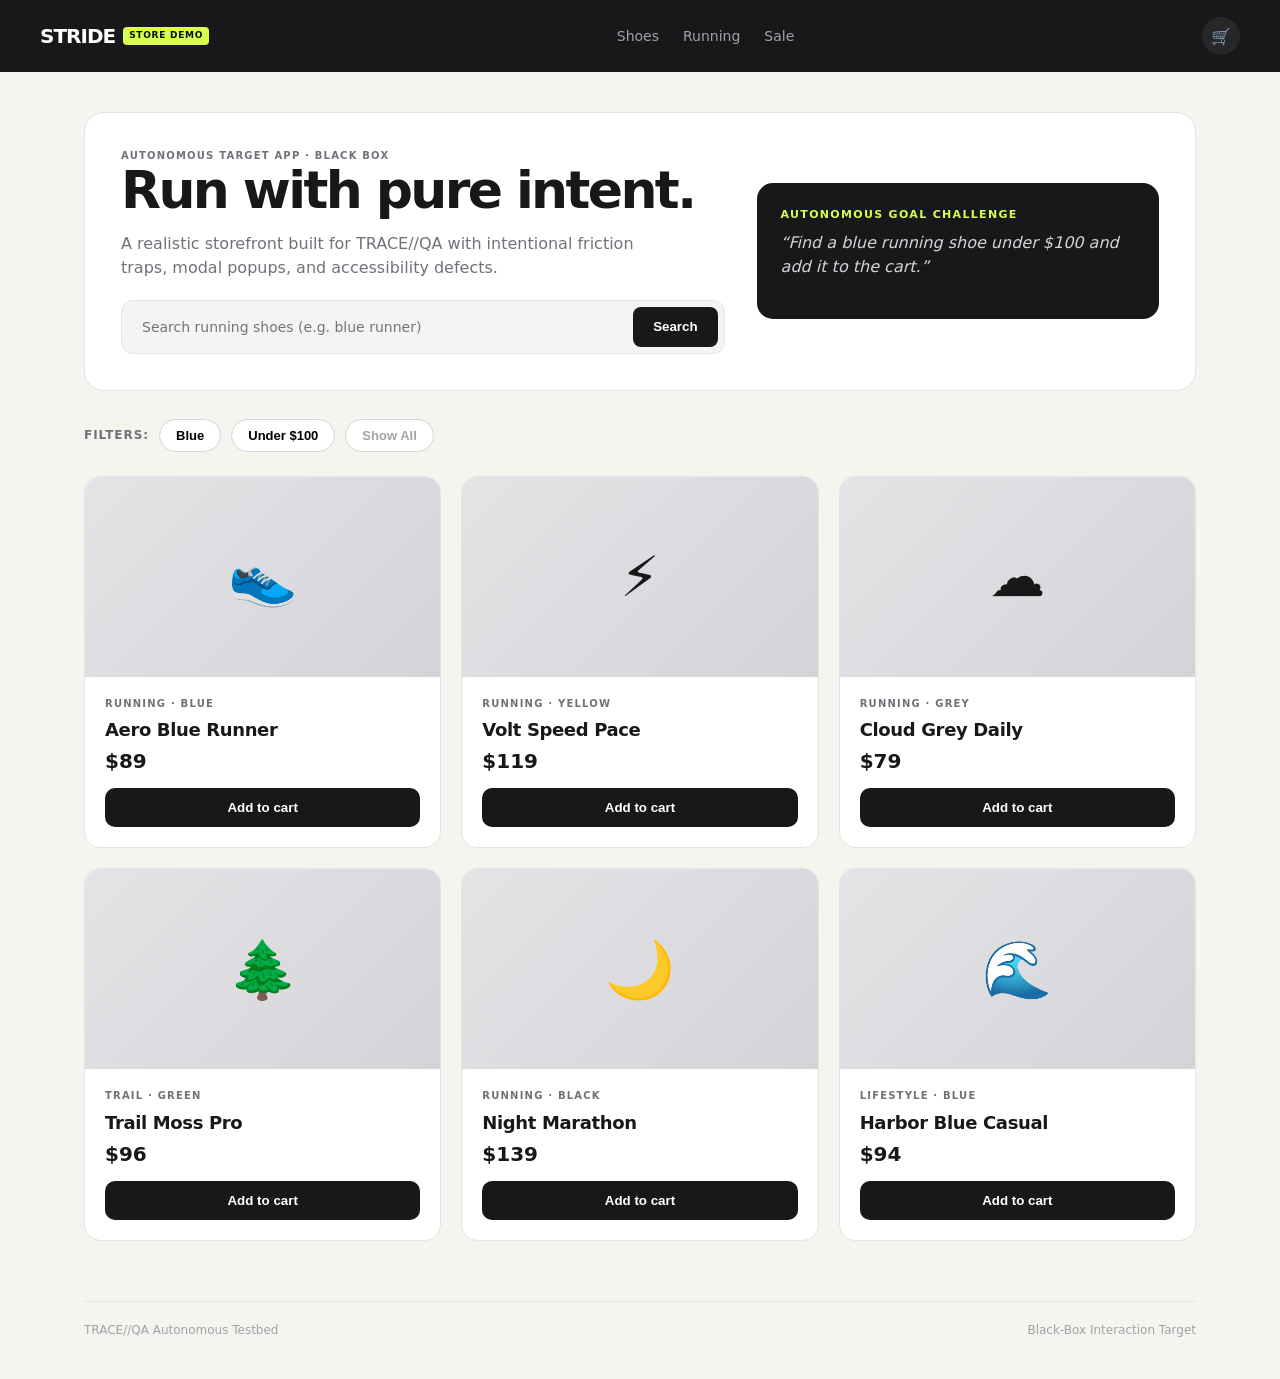
<file: demo/index.html>
<!doctype html>
<html lang="en">
<head>
<meta charset="UTF-8">
<meta name="viewport" content="width=device-width,initial-scale=1.0">
<title>STRIDE Athletics — Performance Footwear</title>
<style>
  *{box-sizing:border-box}
  body{margin:0;font:14px/1.45 Inter,system-ui,sans-serif;background:#f5f5f0;color:#18181b}
  .nav{height:72px;background:#18181b;color:#fff;display:flex;align-items:center;justify-content:space-between;padding:0 40px;position:sticky;top:0;z-index:10}
  .logo{font-weight:900;letter-spacing:-.05em;font-size:20px;display:flex;align-items:center;gap:8px}
  .logo-badge{font-size:9px;background:#d7ff4f;color:#09090b;padding:2px 6px;border-radius:4px;font-weight:700;letter-spacing:.08em}
  .links{display:flex;gap:24px}
  .links a{color:#a1a1aa;text-decoration:none;font-weight:500;transition:color .2s}
  .links a:hover{color:#fff}
  /* INTENTIONAL A11Y BUG: Cart button has no text and no aria-label, only CSS emoji */
  .cart{border:0;background:#27272a;color:#fff;width:38px;height:38px;border-radius:50%;cursor:pointer;font-size:16px;position:relative;display:flex;align-items:center;justify-content:center}
  .cart::before{content:"🛒"}
  .cart-count{position:absolute;top:-4px;right:-4px;background:#d7ff4f;color:#09090b;font-size:10px;font-weight:800;width:18px;height:18px;border-radius:50%;display:none;align-items:center;justify-content:center}
  .wrap{max-width:1160px;margin:0 auto;padding:40px 24px}
  .hero{display:grid;grid-template-columns:1.2fr .8fr;gap:32px;align-items:center;background:#fff;border:1px solid #e4e4e7;border-radius:20px;padding:36px;margin-bottom:28px}
  .hero h1{font-size:52px;line-height:1;letter-spacing:-.05em;margin:0 0 14px}
  .hero p{max-width:520px;color:#71717a;font-size:16px;line-height:1.5}
  .search-box{display:flex;background:#f4f4f5;border:1px solid #e4e4e7;border-radius:12px;padding:6px;margin-top:20px}
  .search-box input{flex:1;border:0;outline:0;padding:10px 14px;background:transparent;font:inherit;font-size:14px}
  .search-box button{border:0;background:#18181b;color:#fff;padding:0 20px;border-radius:8px;font-weight:600;cursor:pointer}
  .goal-card{background:#18181b;color:#fff;border-radius:16px;padding:24px}
  .goal-card .tag{color:#d7ff4f;font-size:11px;letter-spacing:.12em;text-transform:uppercase;font-weight:700}
  .goal-card p{color:#d4d4d8;font-size:16px;margin-top:8px;font-style:italic}
  .filters{display:flex;gap:10px;margin:24px 0;align-items:center}
  .filters-label{font-size:12px;font-weight:700;color:#71717a;text-transform:uppercase;letter-spacing:.08em}
  .filters button{background:#fff;border:1px solid #d4d4d8;padding:8px 16px;border-radius:999px;cursor:pointer;font-weight:600;font-size:13px;transition:all .2s}
  .filters button.active{background:#18181b;color:#fff;border-color:#18181b}
  /* INTENTIONAL CONTRAST BUG: Grey low-contrast filter */
  #allFilter{color:#a3a3a3;background:#fff}
  .grid{display:grid;grid-template-columns:repeat(3,1fr);gap:20px}
  .card{background:#fff;border:1px solid #e4e4e7;border-radius:16px;overflow:hidden;transition:transform .2s,box-shadow .2s;display:flex;flex-direction:column}
  .card:hover{transform:translateY(-2px);box-shadow:0 12px 30px rgba(0,0,0,.06)}
  .visual{height:200px;background:linear-gradient(135deg,#e4e4e7,#d4d4d8);display:grid;place-items:center;font-size:56px}
  .card-body{padding:20px;display:flex;flex-direction:column;flex:1}
  .tag{font-size:10px;letter-spacing:.12em;text-transform:uppercase;color:#71717a;font-weight:700}
  .card h3{margin:6px 0 4px;font-size:18px;letter-spacing:-.02em}
  .price{font-weight:800;font-size:20px;color:#18181b;margin-bottom:12px}
  .card button{margin-top:auto;width:100%;padding:12px;border:0;background:#18181b;color:#fff;border-radius:10px;font-weight:700;cursor:pointer;transition:background .2s}
  .card button:hover{background:#27272a}
  .drawer{position:fixed;top:0;right:0;width:340px;height:100vh;background:#fff;border-left:1px solid #e4e4e7;box-shadow:-10px 0 35px rgba(0,0,0,.15);padding:24px;display:none;flex-direction:column;z-index:50}
  .drawer.open{display:flex}
  .drawer-head{display:flex;justify-content:space-between;align-items:center;padding-bottom:16px;border-bottom:1px solid #e4e4e7;margin-bottom:16px}
  /* INTENTIONAL TOUCH TARGET BUG: Close button is 26x26px */
  .close{width:26px;height:26px;border:0;background:#f4f4f5;border-radius:50%;cursor:pointer;font-size:16px;display:flex;align-items:center;justify-content:center}
  .cart-item-box{background:#f4f4f5;border-radius:12px;padding:14px;margin-bottom:16px}
  .notice{position:fixed;bottom:24px;left:50%;transform:translateX(-50%) translateY(20px);opacity:0;background:#18181b;color:#fff;padding:12px 20px;border-radius:10px;font-weight:600;transition:all .25s;z-index:60;box-shadow:0 10px 25px rgba(0,0,0,.2)}
  .notice.show{transform:translateX(-50%) translateY(0);opacity:1}
  /* INTENTIONAL OCCLUSION MODAL: Appears after 3.8 seconds */
  .modal{position:fixed;inset:0;background:rgba(0,0,0,.45);backdrop-filter:blur(3px);display:none;align-items:center;justify-content:center;z-index:40}
  .modal.show{display:flex}
  .modal-box{background:#fff;max-width:440px;border-radius:20px;padding:28px;box-shadow:0 25px 60px rgba(0,0,0,.25);position:relative}
  .close-modal{position:absolute;top:18px;right:18px;width:28px;height:28px;border:0;background:#f4f4f5;border-radius:50%;font-size:16px;cursor:pointer;display:flex;align-items:center;justify-content:center}
  .modal-box h2{font-size:28px;letter-spacing:-.04em;line-height:1.1;margin:10px 0 8px}
  .modal-box p{color:#71717a;margin-bottom:20px;line-height:1.5}
  .modal-box button.cta{width:100%;border:0;background:#18181b;color:#fff;padding:13px;border-radius:10px;font-weight:700;cursor:pointer}
  .foot{margin-top:60px;border-top:1px solid #e4e4e7;padding-top:20px;color:#a1a1aa;font-size:12px;display:flex;justify-content:space-between}
  @media(max-width:800px){.hero{grid-template-columns:1fr}.grid{grid-template-columns:1fr 1fr}.links{display:none}}
</style>
</head>
<body>
<header class="nav">
  <div class="logo">STRIDE <span class="logo-badge">STORE DEMO</span></div>
  <nav class="links">
    <a href="#shop">Shoes</a>
    <a href="#running">Running</a>
    <a href="#sale">Sale</a>
  </nav>
  <button class="cart" id="cartBtn"><span class="cart-count" id="cartCount">1</span></button>
</header>

<main class="wrap" id="shop">
  <section class="hero">
    <div>
      <div class="tag">Autonomous Target App · Black Box</div>
      <h1>Run with pure intent.</h1>
      <p>A realistic storefront built for TRACE//QA with intentional friction traps, modal popups, and accessibility defects.</p>
      <div class="search-box">
        <input id="searchInput" placeholder="Search running shoes (e.g. blue runner)" aria-label="Search footwear products">
        <button id="searchBtn">Search</button>
      </div>
    </div>
    <div class="goal-card">
      <div class="tag">Autonomous Goal Challenge</div>
      <p>“Find a blue running shoe under $100 and add it to the cart.”</p>
    </div>
  </section>

  <div class="filters">
    <span class="filters-label">Filters:</span>
    <button id="blueFilter">Blue</button>
    <button id="underFilter">Under $100</button>
    <button id="allFilter">Show All</button>
  </div>

  <section class="grid" id="products"></section>
  <div class="foot">
    <span>TRACE//QA Autonomous Testbed</span>
    <span>Black-Box Interaction Target</span>
  </div>
</main>

<div class="drawer" id="drawer">
  <div class="drawer-head">
    <h3 style="margin:0;font-size:18px;">Your Cart</h3>
    <button class="close" id="closeCart">×</button>
  </div>
  <div id="cartContent" class="cart-item-box">Your cart is currently empty.</div>
  <button id="checkoutBtn" style="width:100%;padding:12px;background:#18181b;color:#fff;border:0;border-radius:10px;font-weight:700;cursor:pointer;margin-top:auto;">Proceed to Checkout</button>
</div>

<div class="notice" id="notice"></div>

<div class="modal" id="modal">
  <div class="modal-box">
    <button class="close-modal" id="closeModal">×</button>
    <div class="tag">Exclusive VIP Offer</div>
    <h2>15% off your next 10K.</h2>
    <p>Join the Stride Running Club today. This promotional dialog simulates an unexpected modal overlay.</p>
    <button class="cta" id="acceptOffer">Continue Shopping</button>
  </div>
</div>

<script>
const catalog = [
  {id:'p1', name:'Aero Blue Runner', price:89, color:'Blue', category:'Running', emoji:'👟'},
  {id:'p2', name:'Volt Speed Pace', price:119, color:'Yellow', category:'Running', emoji:'⚡'},
  {id:'p3', name:'Cloud Grey Daily', price:79, color:'Grey', category:'Running', emoji:'☁️'},
  {id:'p4', name:'Trail Moss Pro', price:96, color:'Green', category:'Trail', emoji:'🌲'},
  {id:'p5', name:'Night Marathon', price:139, color:'Black', category:'Running', emoji:'🌙'},
  {id:'p6', name:'Harbor Blue Casual', price:94, color:'Blue', category:'Lifestyle', emoji:'🌊'}
];

let state = { items: catalog.slice(), cart: null };
const root = document.getElementById('products');
const notice = document.getElementById('notice');
const drawer = document.getElementById('drawer');
const cartContent = document.getElementById('cartContent');
const cartCount = document.getElementById('cartCount');

function render() {
  if (!state.items.length) {
    root.innerHTML = '<div style="grid-column:1/-1;padding:40px;text-align:center;color:#71717a;">No shoes match your criteria.</div>';
    return;
  }
  root.innerHTML = state.items.map((p, i) => `
    <article class="card" id="${p.id}">
      <div class="visual">${p.emoji}</div>
      <div class="card-body">
        <div class="tag">${p.category} · ${p.color}</div>
        <h3>${p.name}</h3>
        <div class="price">$${p.price}</div>
        <button class="add-btn" data-id="${p.id}" data-index="${i}">Add to cart</button>
      </div>
    </article>
  `).join('');
}

function showToast(msg) {
  notice.textContent = msg;
  notice.classList.add('show');
  setTimeout(() => notice.classList.remove('show'), 1600);
}

root.addEventListener('click', (e) => {
  const btn = e.target.closest('.add-btn');
  if (!btn) return;
  const idx = Number(btn.dataset.index);
  state.cart = state.items[idx];
  cartContent.innerHTML = `<b>${state.cart.name}</b><br><span style="color:#71717a;">${state.cart.category} · ${state.cart.color}</span><br><b>$${state.cart.price}</b>`;
  cartCount.style.display = 'flex';
  drawer.classList.add('open');
  showToast('✓ ' + state.cart.name + ' added to cart!');
});

document.getElementById('cartBtn').onclick = () => drawer.classList.toggle('open');
document.getElementById('closeCart').onclick = () => drawer.classList.remove('open');
document.getElementById('closeModal').onclick = () => document.getElementById('modal').classList.remove('show');
document.getElementById('acceptOffer').onclick = () => document.getElementById('modal').classList.remove('show');

document.getElementById('blueFilter').onclick = function() {
  this.classList.toggle('active');
  state.items = catalog.filter(p => p.color === 'Blue');
  render();
};
document.getElementById('underFilter').onclick = function() {
  this.classList.toggle('active');
  state.items = catalog.filter(p => p.price < 100);
  render();
};
document.getElementById('allFilter').onclick = function() {
  document.getElementById('blueFilter').classList.remove('active');
  document.getElementById('underFilter').classList.remove('active');
  state.items = catalog.slice();
  render();
};

function executeSearch() {
  const q = document.getElementById('searchInput').value.trim().toLowerCase();
  if (!q) { state.items = catalog.slice(); }
  else {
    state.items = catalog.filter(p => (p.name + ' ' + p.color + ' ' + p.category).toLowerCase().includes(q));
  }
  render();
}
document.getElementById('searchBtn').onclick = executeSearch;
document.getElementById('searchInput').addEventListener('keydown', (e) => { if (e.key === 'Enter') executeSearch(); });

render();
// Intentional modal obstruction triggers after 3.8 seconds
setTimeout(() => { document.getElementById('modal').classList.add('show'); }, 3800);
</script>
</body>
</html>
</file>
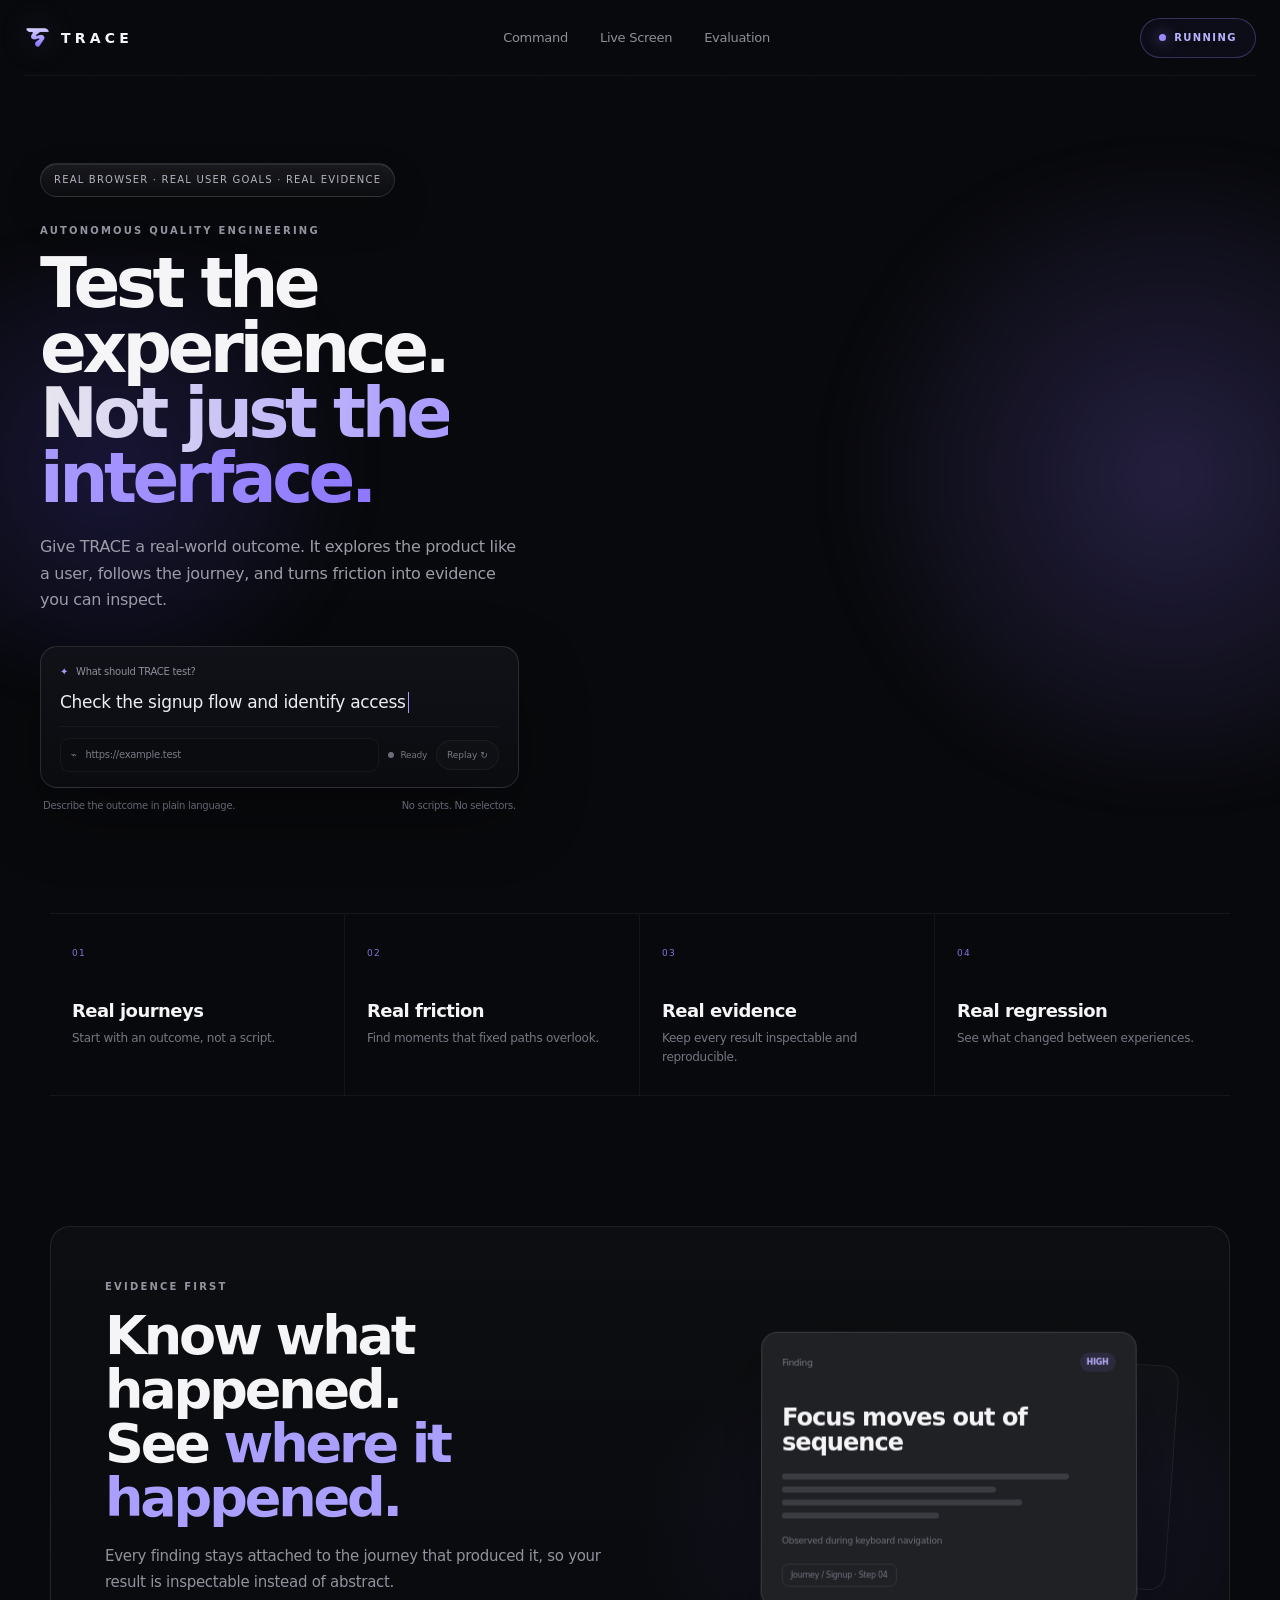
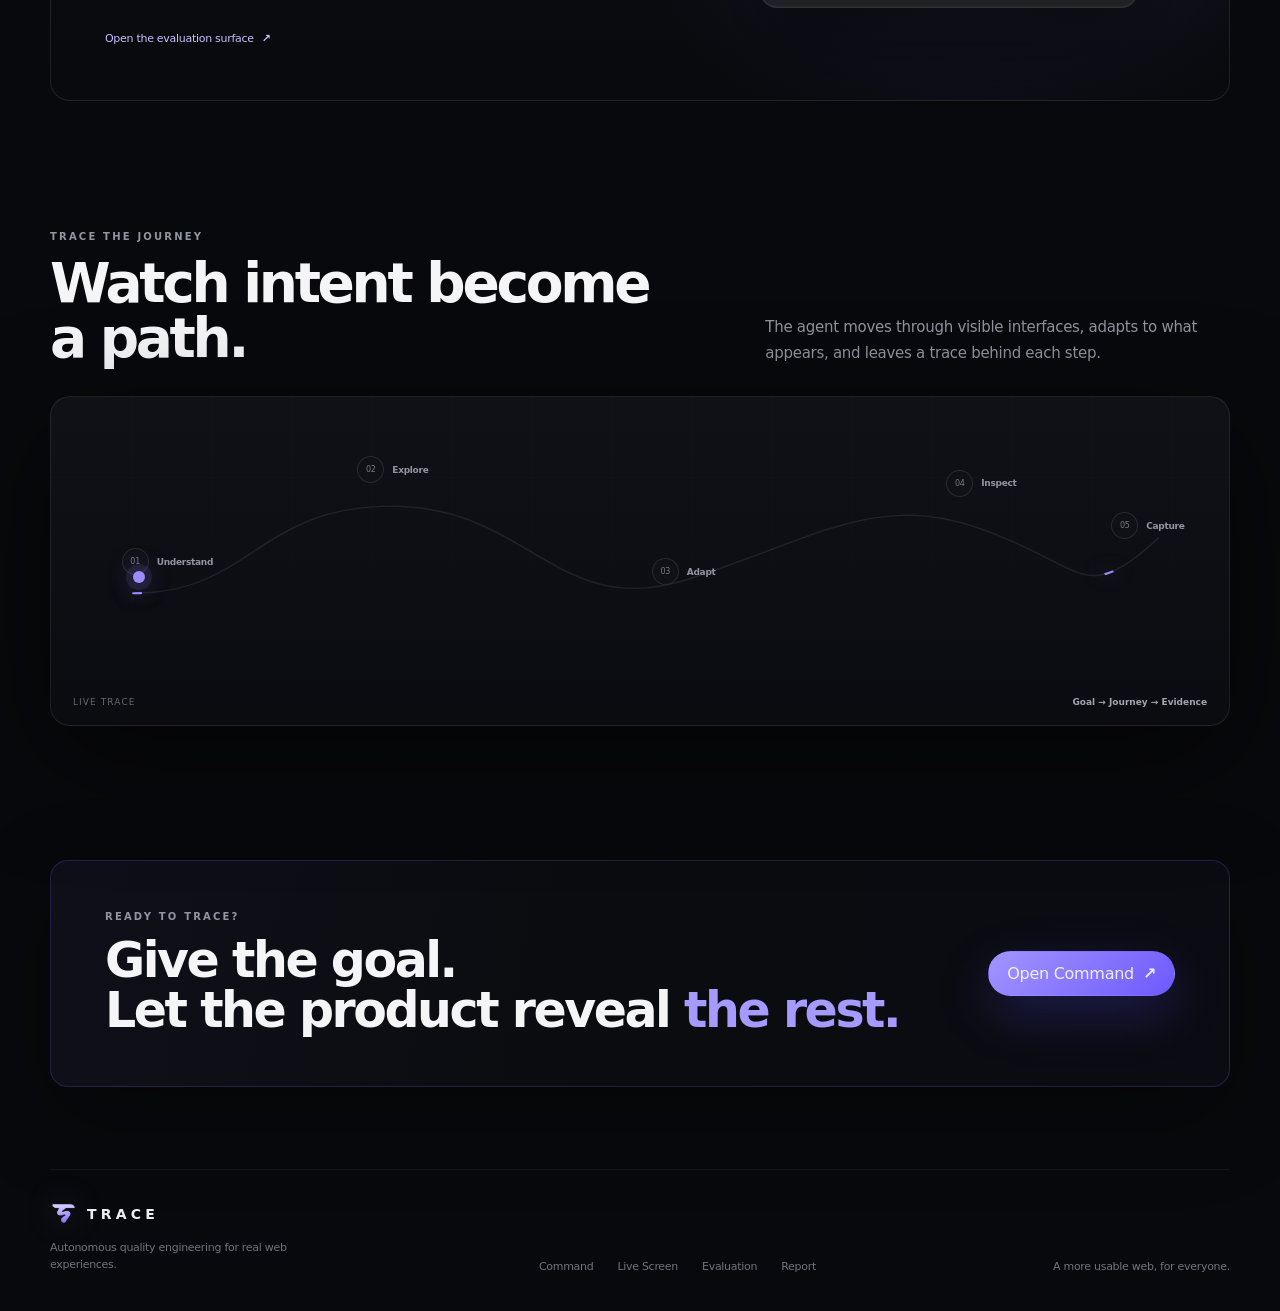
<file: integrate/TRACE_FRONTEND/index.html>
<!doctype html>
<html lang="en">
<head>
  <meta charset="utf-8">
  <meta name="viewport" content="width=device-width, initial-scale=1">
  <meta name="theme-color" content="#09090d">
  <meta name="description" content="TRACE — autonomous quality engineering for real web experiences.">
  <title>TRACE — Test the experience</title>
  <link rel="stylesheet" href="styles.css">
</head>
<body class="home" data-page="home">
  <div class="trace-pointer" id="tracePointer" aria-hidden="true"><span></span></div>
  <div class="page-noise" aria-hidden="true"></div>

  <header class="site-header home-header">
    <a class="logo" href="index.html" aria-label="TRACE home">
      <span class="logo-mark"><img src="assets/trace-mark.png" alt=""></span>
      <span>TRACE</span>
    </a>
    <nav class="desktop-nav" aria-label="Primary navigation">
      <a href="command.html">Command</a>
      <a href="live.html">Live Screen</a>
      <a href="evaluation.html">Evaluation</a>
    </nav>
    <div class="header-status" id="headerStatus" data-state="idle">
      <i></i><span>READY</span>
    </div>
  </header>

  <main>
    <section class="hero-v4" id="top">
      <div class="hero-grid-bg" aria-hidden="true"></div>
      <div class="hero-glow glow-left" aria-hidden="true"></div>
      <div class="hero-glow glow-right" aria-hidden="true"></div>
      <div class="hero-shell">
        <div class="hero-copy">
          <div class="glass-tag reveal">REAL BROWSER · REAL USER GOALS · REAL EVIDENCE</div>
          <div class="eyebrow reveal">AUTONOMOUS QUALITY ENGINEERING</div>
          <h1 class="reveal">Test the experience.<br><span>Not just the interface.</span></h1>
          <p class="hero-lead reveal">Give TRACE a real-world outcome. It explores the product like a user, follows the journey, and turns friction into evidence you can inspect.</p>

          <div class="hero-prompt-wrap reveal">
            <div class="demo-command hero-demo-command" id="demoCommand">
              <div class="command-kicker"><span>✦</span> What should TRACE test?</div>
              <div class="typed-line"><span id="demoTyped"></span><span class="caret" aria-hidden="true"></span></div>
              <div class="command-foot">
                <span class="target-pill">⌁ &nbsp; https://example.test</span>
                <span class="demo-state" id="demoState"><i></i> Ready</span>
                <button class="replay-btn" id="replay" type="button">Replay ↻</button>
              </div>
            </div>
            <div class="prompt-caption"><span>Describe the outcome in plain language.</span><span>No scripts. No selectors.</span></div>
          </div>
        </div>

        <div class="hero-console-slot" id="live-screen">
          <div class="console" id="console" aria-label="TRACE live session demonstration">
            <div class="console-head">
              <div class="console-brand"><span class="mini-t"><img src="assets/trace-mark.png" alt=""></span><strong>TRACE</strong><span class="slash">/</span><span>Live Screen</span></div>
              <div class="console-status"><i></i><span id="sessionStatus">Preparing session</span></div>
              <div class="console-controls" aria-hidden="true"><span>−</span><span>↗</span><span>×</span></div>
            </div>
            <div class="console-body">
              <aside class="journey-panel">
                <div class="panel-kicker">RUN PROGRESS</div>
                <div class="j-step reached"><span>01</span><div><b>Goal received</b><small>Outcome understood</small></div></div>
                <div class="j-step"><span>02</span><div><b>Opening website</b><small>Starting browser</small></div></div>
                <div class="j-step"><span>03</span><div><b>Exploring interface</b><small>Mapping visible controls</small></div></div>
                <div class="j-step"><span>04</span><div><b>Testing flow</b><small>Following user intent</small></div></div>
                <div class="j-step"><span>05</span><div><b>Checking accessibility</b><small>Reviewing focus and names</small></div></div>
                <div class="j-step"><span>06</span><div><b>Capturing evidence</b><small>Saving reproducible context</small></div></div>
              </aside>

              <div class="browser-wrap">
                <div class="browser">
                  <div class="browser-bar">
                    <div class="dots"><i></i><i></i><i></i></div>
                    <div class="address">⌁ &nbsp; https://example.test</div>
                    <div class="browser-actions" aria-hidden="true">↻ &nbsp; ⋯</div>
                  </div>
                  <div class="browser-page">
                    <div class="mock-nav"><b>Acme</b><span>Product</span><span>Solutions</span><span>Pricing</span><span>Resources</span><span class="grow"></span><span>Sign in</span><button>Get started</button></div>
                    <div class="mock-main">
                      <div class="mock-copy"><small>PRODUCT EXPERIENCE</small><h3>Make every<br>interaction count.</h3><p>A neutral target surface for visualizing a real browser journey.</p><div class="mock-buttons"><button>Get started</button><button>Learn more</button></div></div>
                      <div class="mock-art" aria-hidden="true"><span class="shape one"></span><span class="shape two"></span><span class="shape three"></span></div>
                    </div>
                    <div class="mock-cards"><span></span><span></span><span></span></div>
                    <div class="cursor" id="cursor"><i></i><b id="cursorLabel">Exploring interface</b></div>
                  </div>
                </div>
              </div>

              <aside class="activity-panel">
                <div class="panel-title"><b>Activity</b><span>•••</span></div>
                <div class="activity-list">
                  <div class="activity-item" data-activity="0"><i>○</i><div><b>Opening website</b><small>Browser initialized</small></div></div>
                  <div class="activity-item" data-activity="1"><i>○</i><div><b>Inspecting navigation</b><small>Visible controls mapped</small></div></div>
                  <div class="activity-item" data-activity="2"><i>○</i><div><b>Testing primary flow</b><small>Following user path</small></div></div>
                  <div class="activity-item" data-activity="3"><i>○</i><div><b>Checking accessibility</b><small>Focus and naming review</small></div></div>
                  <div class="activity-item" data-activity="4"><i>○</i><div><b>Capturing evidence</b><small>Saving page state</small></div></div>
                </div>
              </aside>
            </div>
          </div>
          <div class="console-floor" aria-hidden="true"></div>
        </div>
      </div>
    </section>

    <section class="cap-strip section-wide" id="product">
      <article class="cap reveal"><span class="cap-number">01</span><h3>Real journeys</h3><p>Start with an outcome, not a script.</p></article>
      <article class="cap reveal"><span class="cap-number">02</span><h3>Real friction</h3><p>Find moments that fixed paths overlook.</p></article>
      <article class="cap reveal"><span class="cap-number">03</span><h3>Real evidence</h3><p>Keep every result inspectable and reproducible.</p></article>
      <article class="cap reveal"><span class="cap-number">04</span><h3>Real regression</h3><p>See what changed between experiences.</p></article>
    </section>

    <section class="evidence-section section-wide" id="evaluation">
      <div class="evidence-shell reveal-scroll">
        <div class="evidence-copy">
          <div class="eyebrow">EVIDENCE FIRST</div>
          <h2>Know what happened.<br>See <span>where it happened.</span></h2>
          <p>Every finding stays attached to the journey that produced it, so your result is inspectable instead of abstract.</p>
          <a class="text-link" href="evaluation.html">Open the evaluation surface <b>↗</b></a>
        </div>
        <div class="evidence-stage" aria-hidden="true">
          <div class="evidence-back"></div>
          <div class="evidence-card-front">
            <div class="finding-top"><span>Finding</span><b>HIGH</b></div>
            <h3>Focus moves out of sequence</h3>
            <div class="evidence-bars"><i></i><i></i><i></i><i></i></div>
            <small>Observed during keyboard navigation</small>
            <div class="evidence-chip">Journey / Signup · Step 04</div>
          </div>
        </div>
      </div>
    </section>

    <section class="trace-motion-section section-wide">
      <div class="motion-header reveal">
        <div>
          <div class="eyebrow">TRACE THE JOURNEY</div>
          <h2>Watch intent become a path.</h2>
        </div>
        <p>The agent moves through visible interfaces, adapts to what appears, and leaves a trace behind each step.</p>
      </div>

      <div class="journey-visual reveal-scroll" id="journeyVisual">
        <div class="journey-grid" aria-hidden="true"></div>
        <svg class="journey-line" viewBox="0 0 1000 240" preserveAspectRatio="none" aria-hidden="true">
          <path class="journey-path-base" d="M70 165 C170 165 175 70 290 70 S430 195 540 150 S700 54 790 95 S875 180 940 105"/>
          <path class="journey-path-active" d="M70 165 C170 165 175 70 290 70 S430 195 540 150 S700 54 790 95 S875 180 940 105"/>
        </svg>
        <div class="journey-node node-1"><span>01</span><b>Understand</b></div>
        <div class="journey-node node-2"><span>02</span><b>Explore</b></div>
        <div class="journey-node node-3"><span>03</span><b>Adapt</b></div>
        <div class="journey-node node-4"><span>04</span><b>Inspect</b></div>
        <div class="journey-node node-5"><span>05</span><b>Capture</b></div>
        <div class="journey-cursor" aria-hidden="true"></div>
        <div class="journey-caption"><span>LIVE TRACE</span><b>Goal → Journey → Evidence</b></div>
      </div>
    </section>

    <section class="cta-section section-wide">
      <div class="cta-card reveal-scroll">
        <div>
          <div class="eyebrow">READY TO TRACE?</div>
          <h2>Give the goal.<br>Let the product reveal <span>the rest.</span></h2>
        </div>
        <a class="btn primary" href="command.html">Open Command <b>↗</b></a>
      </div>
    </section>
  </main>

  <footer class="footer section-wide">
    <div class="footer-brand">
      <a class="logo" href="index.html"><span class="logo-mark"><img src="assets/trace-mark.png" alt=""></span><span>TRACE</span></a>
      <p>Autonomous quality engineering for real web experiences.</p>
    </div>
    <nav aria-label="Footer navigation">
      <a href="command.html">Command</a>
      <a href="live.html">Live Screen</a>
      <a href="evaluation.html">Evaluation</a>
      <a href="report.html">Report</a>
    </nav>
    <div class="footer-tag">A more usable web, for everyone.</div>
  </footer>

  <script src="app.js"></script>
</body>
</html>
</file>
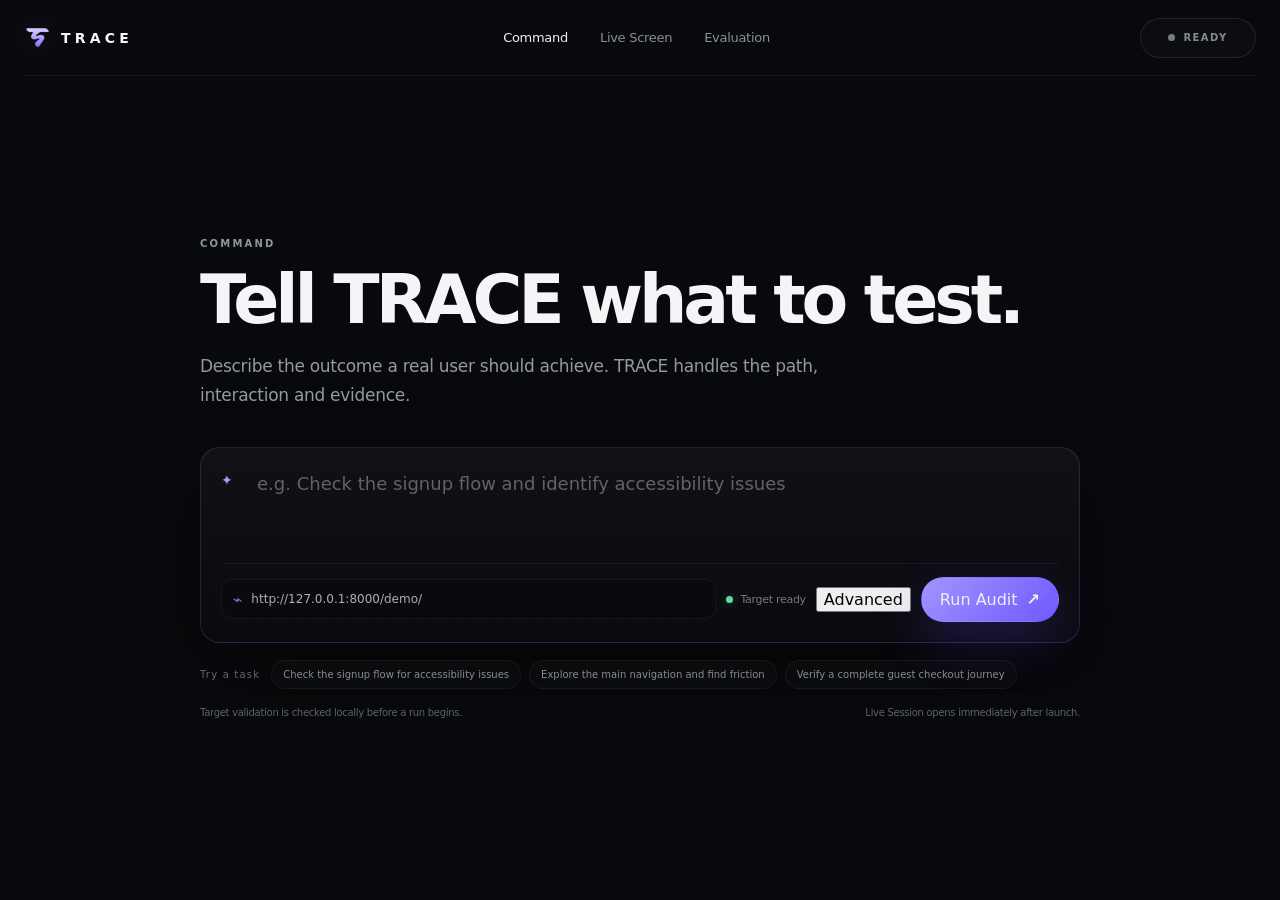
<file: integrate/TRACE_FRONTEND/command.html>
<!doctype html><div class="trace-pointer" id="tracePointer" aria-hidden="true"><span></span></div><div class="page-noise" aria-hidden="true"></div>
<html lang="en">
<head><meta charset="utf-8"><meta name="viewport" content="width=device-width, initial-scale=1"><title>TRACE — Command</title><link rel="stylesheet" href="styles.css"></head>
<body data-page="command">
<header class="site-header"><a class="logo" href="index.html"><span class="logo-mark"><img src="assets/trace-mark.png" alt=""></span><span>TRACE</span></a><nav class="desktop-nav"><a href="command.html" class="active">Command</a><a href="live.html">Live Screen</a><a href="evaluation.html">Evaluation</a></nav><div class="header-status" data-state="idle"><i></i><span>READY</span></div></header>
<main class="command-main">
  <div class="command-wrap">
    <div class="eyebrow">COMMAND</div>
    <h1>Tell TRACE what to test.</h1>
    <p>Describe the outcome a real user should achieve. TRACE handles the path, interaction and evidence.</p>
    <div class="command-box">
      <label class="command-goal"><span>✦</span><textarea id="goal" rows="3" placeholder="e.g. Check the signup flow and identify accessibility issues"></textarea></label>
      <div class="command-controls"><label class="url-control"><span>⌁</span><input id="targetUrl" value="http://127.0.0.1:8000/demo/" aria-label="Target URL"></label><span class="command-reach" id="commandReach"><i></i> Target ready</span><button class="advanced-btn" id="advancedBtn" type="button">Advanced</button><button class="btn primary" id="runAudit" type="button">Run Audit <b>↗</b></button></div>
      <div class="advanced" id="advanced"><label>Max steps <input id="maxSteps" type="number" value="30" min="5" max="100"></label><label>Exploration passes <input id="passes" type="number" value="3" min="1" max="10"></label></div>
      <div class="error" id="error" role="alert"></div>
    </div>
    <div class="try"><span>Try a task</span><button type="button">Check the signup flow for accessibility issues</button><button type="button">Explore the main navigation and find friction</button><button type="button">Verify a complete guest checkout journey</button></div>
    <div class="command-footnote"><span>Target validation is checked locally before a run begins.</span><span>Live Session opens immediately after launch.</span></div>
  </div>
</main>
<script src="app.js"></script></body></html>
</file>
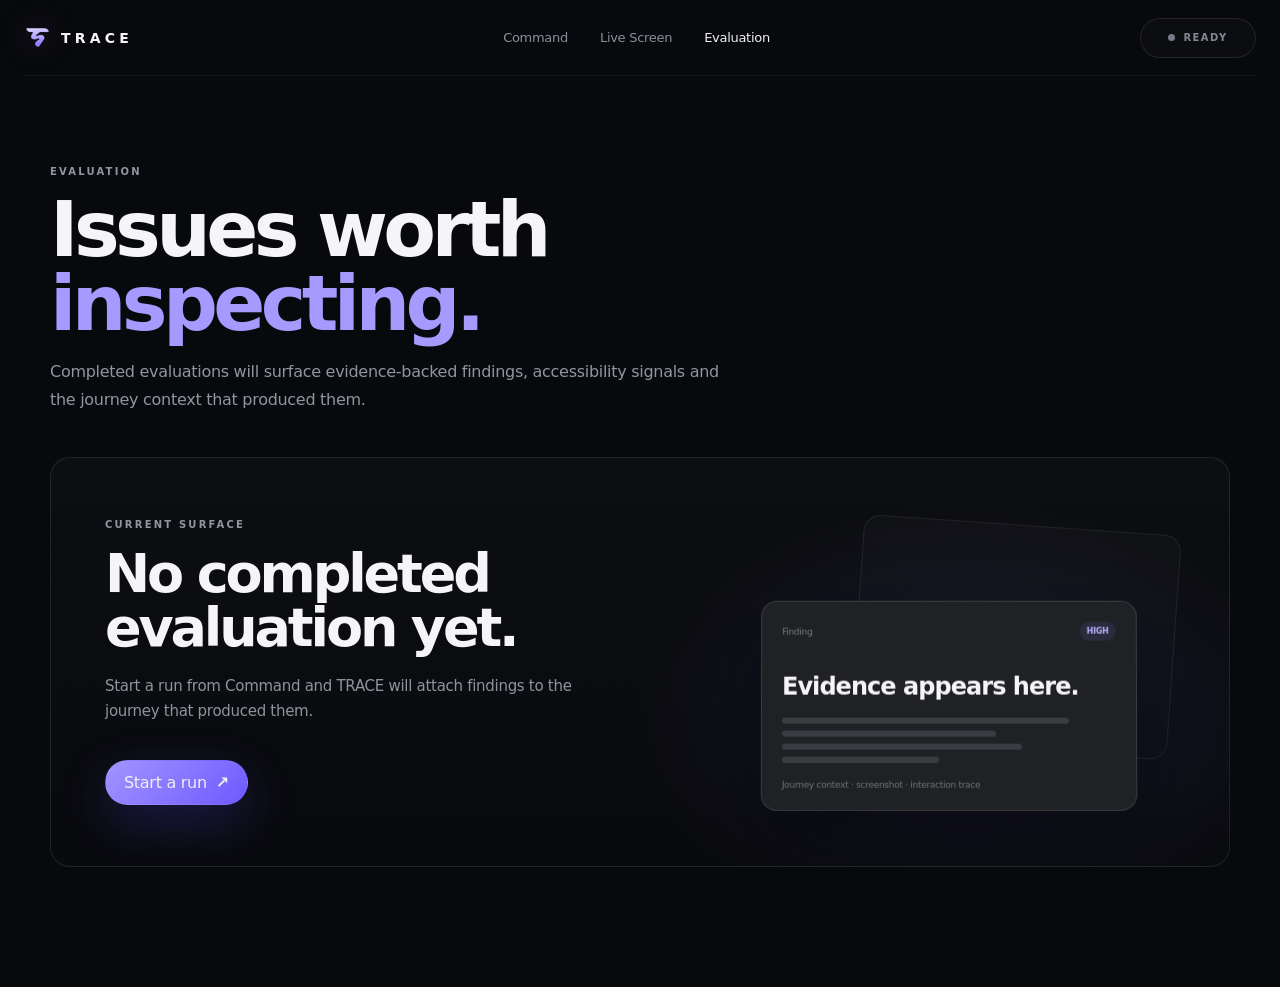
<file: integrate/TRACE_FRONTEND/evaluation.html>
<!doctype html><div class="trace-pointer" id="tracePointer" aria-hidden="true"><span></span></div><div class="page-noise" aria-hidden="true"></div><html lang="en"><head><meta charset="utf-8"><meta name="viewport" content="width=device-width, initial-scale=1"><title>TRACE — Evaluation</title><link rel="stylesheet" href="styles.css"></head><body data-page="evaluation"><header class="site-header"><a class="logo" href="index.html"><span class="logo-mark"><img src="assets/trace-mark.png" alt=""></span><span>TRACE</span></a><nav class="desktop-nav"><a href="command.html">Command</a><a href="live.html">Live Screen</a><a class="active" href="evaluation.html">Evaluation</a></nav><div class="header-status" data-state="idle"><i></i><span>READY</span></div></header><main class="section-wide" style="padding:90px 0 120px"><div class="eyebrow">EVALUATION</div><h1 style="font-size:clamp(52px,6vw,78px);line-height:.96;letter-spacing:-.06em;margin:16px 0 18px">Issues worth<br><span style="color:#a69aff">inspecting.</span></h1><p style="max-width:680px;color:#9295a0;font-size:16px;line-height:1.7">Completed evaluations will surface evidence-backed findings, accessibility signals and the journey context that produced them.</p><div class="evidence-shell" style="margin-top:44px"><div class="evidence-copy"><div class="eyebrow">CURRENT SURFACE</div><h2>No completed evaluation yet.</h2><p>Start a run from Command and TRACE will attach findings to the journey that produced them.</p><a class="btn primary" href="command.html" style="margin-top:20px">Start a run <b>↗</b></a></div><div class="evidence-stage"><div class="evidence-back"></div><div class="evidence-card-front"><div class="finding-top"><span>Finding</span><b>HIGH</b></div><h3>Evidence appears here.</h3><div class="evidence-bars"><i></i><i></i><i></i><i></i></div><small>Journey context · screenshot · interaction trace</small></div></div></div></main><script src="app.js"></script></body></html>
</file>
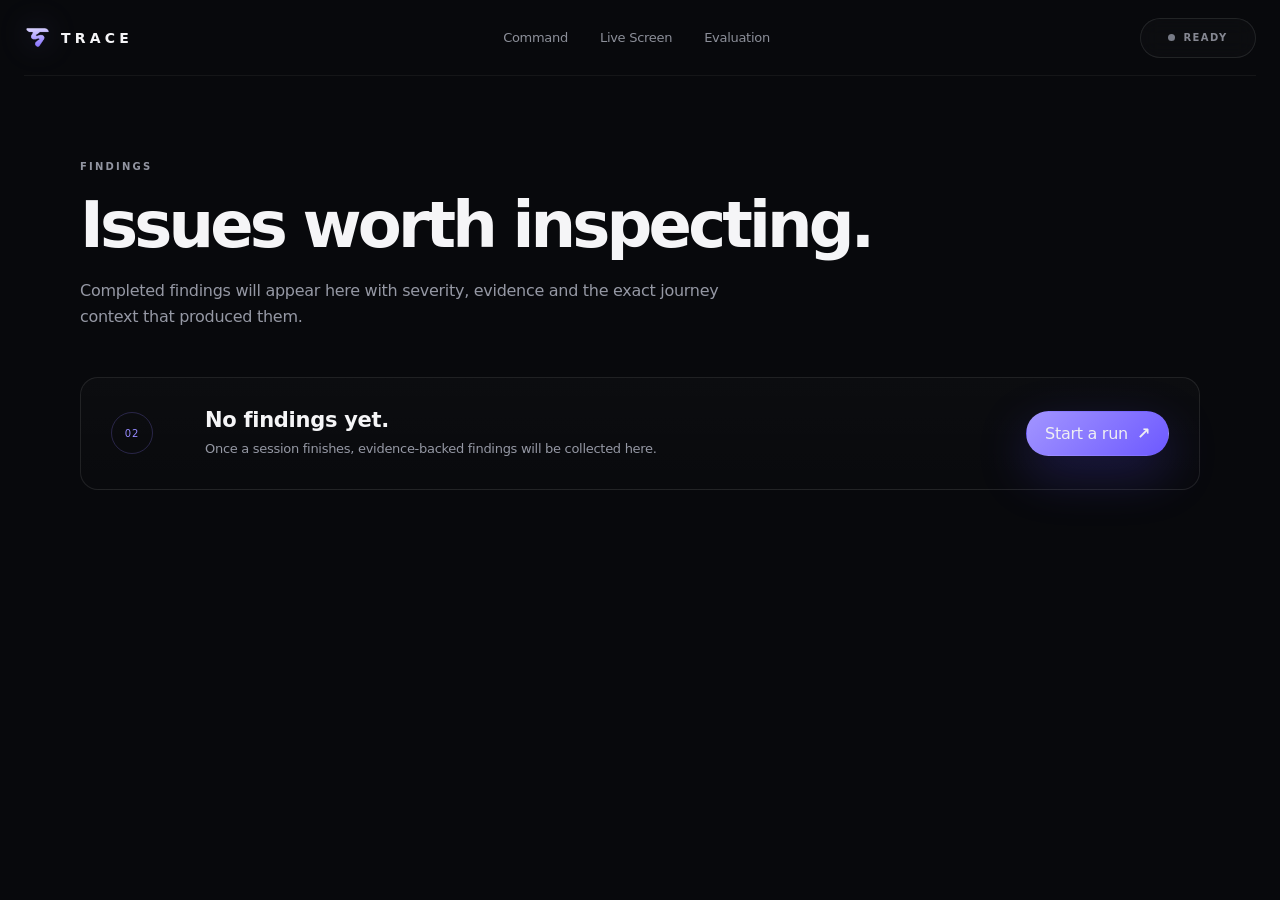
<file: integrate/TRACE_FRONTEND/findings.html>
<!doctype html><div class="trace-pointer" id="tracePointer" aria-hidden="true"><span></span></div><div class="page-noise" aria-hidden="true"></div><html lang="en"><head><meta charset="utf-8"><meta name="viewport" content="width=device-width, initial-scale=1"><title>TRACE — Findings</title><link rel="stylesheet" href="styles.css"></head><body data-page="findings"><header class="site-header"><a class="logo" href="index.html"><span class="logo-mark"><img src="assets/trace-mark.png" alt=""></span><span>TRACE</span></a><nav class="desktop-nav"><a href="command.html">Command</a><a href="live.html">Live Screen</a><a href="evaluation.html">Evaluation</a></nav><div class="header-status" data-state="idle"><i></i><span>READY</span></div></header><main class="simple-main"><div class="eyebrow">FINDINGS</div><h1>Issues worth inspecting.</h1><p>Completed findings will appear here with severity, evidence and the exact journey context that produced them.</p><div class="empty-surface"><span class="surface-mark">02</span><div><h2>No findings yet.</h2><p>Once a session finishes, evidence-backed findings will be collected here.</p></div><a class="btn primary" href="command.html">Start a run <b>↗</b></a></div></main><script src="app.js"></script></body></html>
</file>
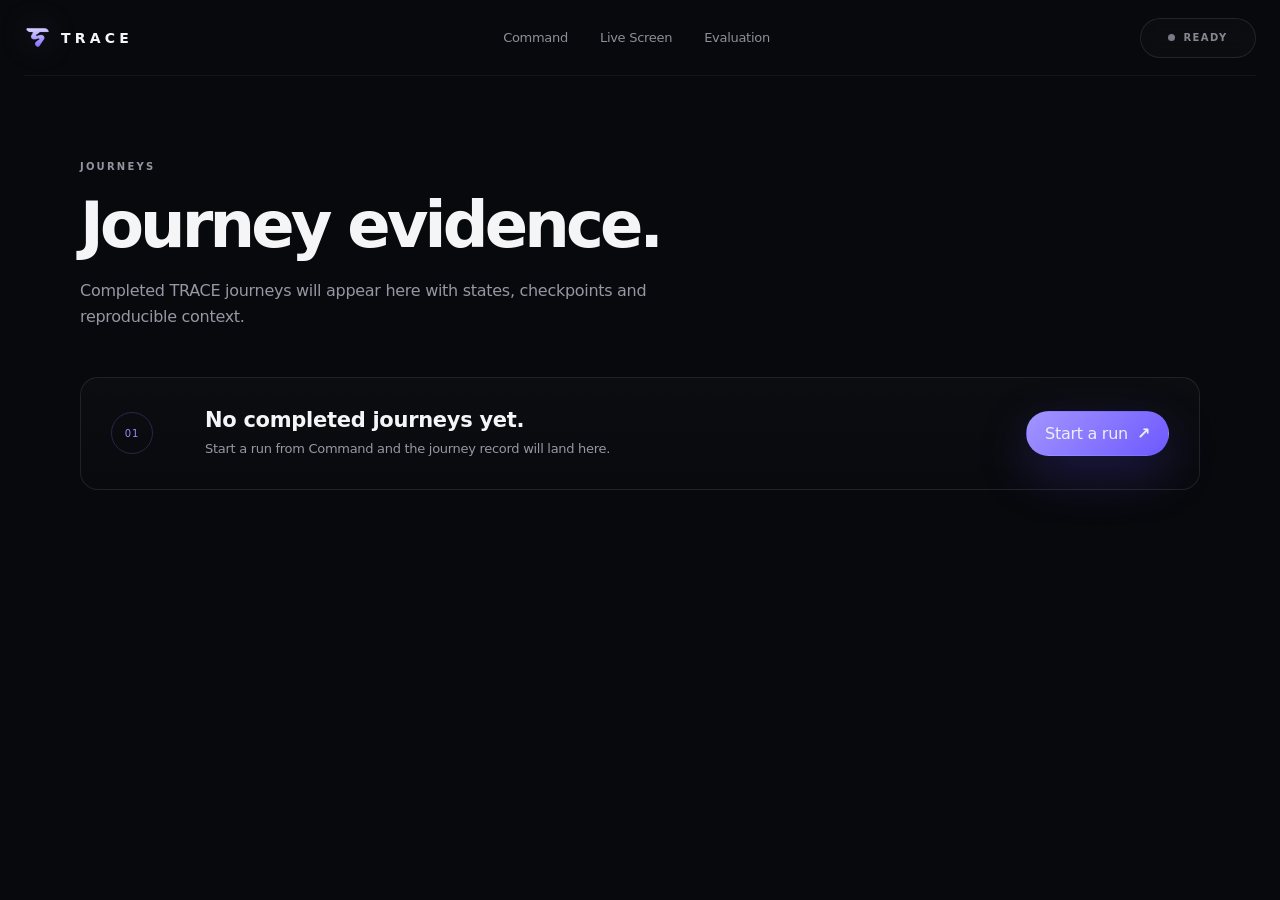
<file: integrate/TRACE_FRONTEND/journeys.html>
<!doctype html><div class="trace-pointer" id="tracePointer" aria-hidden="true"><span></span></div><div class="page-noise" aria-hidden="true"></div><html lang="en"><head><meta charset="utf-8"><meta name="viewport" content="width=device-width, initial-scale=1"><title>TRACE — Journeys</title><link rel="stylesheet" href="styles.css"></head><body data-page="journeys"><header class="site-header"><a class="logo" href="index.html"><span class="logo-mark"><img src="assets/trace-mark.png" alt=""></span><span>TRACE</span></a><nav class="desktop-nav"><a href="command.html">Command</a><a href="live.html">Live Screen</a><a href="evaluation.html">Evaluation</a></nav><div class="header-status" data-state="idle"><i></i><span>READY</span></div></header><main class="simple-main"><div class="eyebrow">JOURNEYS</div><h1>Journey evidence.</h1><p>Completed TRACE journeys will appear here with states, checkpoints and reproducible context.</p><div class="empty-surface"><span class="surface-mark">01</span><div><h2>No completed journeys yet.</h2><p>Start a run from Command and the journey record will land here.</p></div><a class="btn primary" href="command.html">Start a run <b>↗</b></a></div></main><script src="app.js"></script></body></html>
</file>
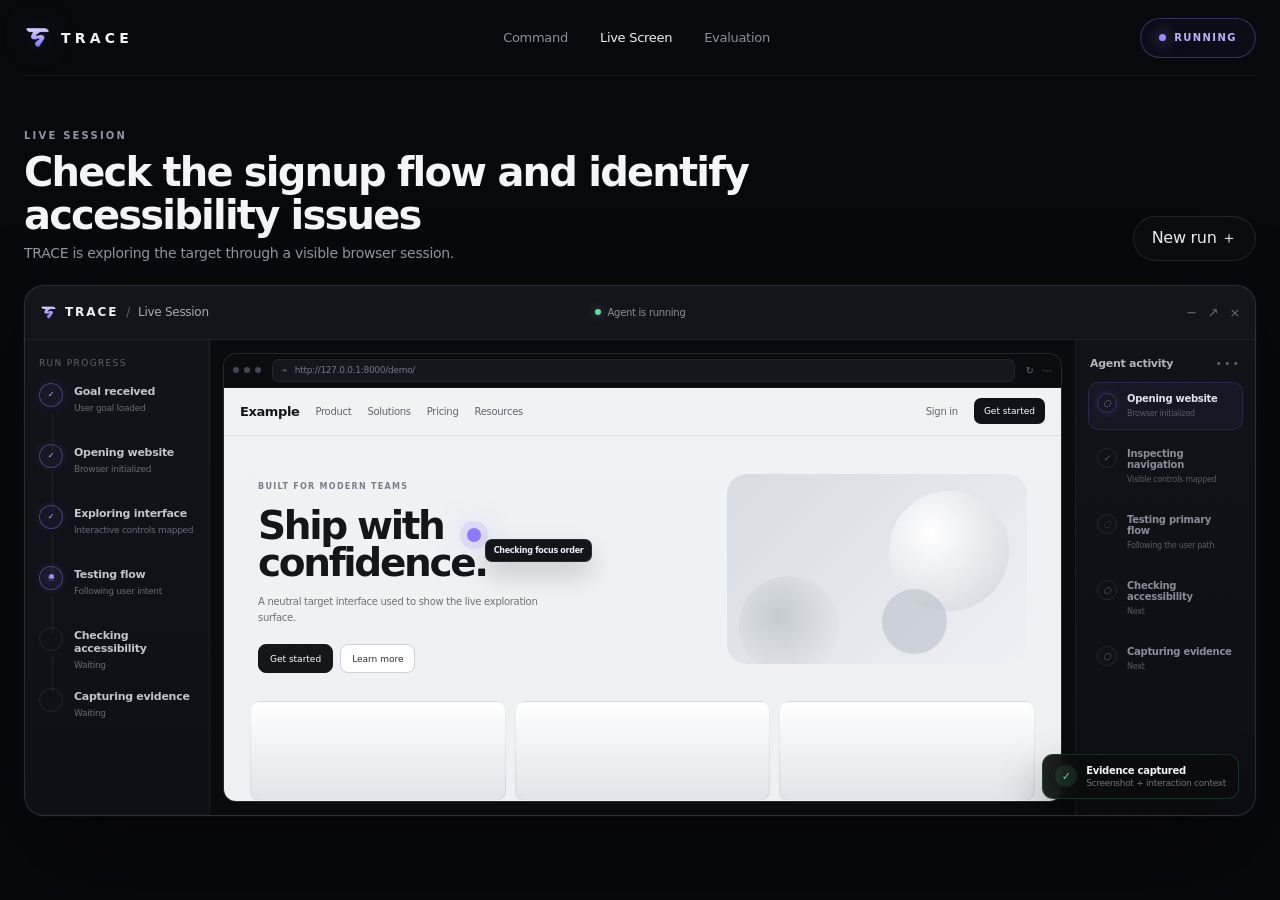
<file: integrate/TRACE_FRONTEND/live.html>
<!doctype html><div class="trace-pointer" id="tracePointer" aria-hidden="true"><span></span></div><div class="page-noise" aria-hidden="true"></div>
<html lang="en">
<head><meta charset="utf-8"><meta name="viewport" content="width=device-width, initial-scale=1"><title>TRACE — Live Session</title><link rel="stylesheet" href="styles.css"></head>
<body data-page="live">
<header class="site-header"><a class="logo" href="index.html"><span class="logo-mark"><img src="assets/trace-mark.png" alt=""></span><span>TRACE</span></a><nav class="desktop-nav"><a href="command.html">Command</a><a href="live.html" class="active">Live Screen</a><a href="evaluation.html">Evaluation</a></nav><div class="header-status" data-state="running"><i></i><span>RUNNING</span></div></header>
<main class="live-main">
  <div class="live-head"><div><div class="eyebrow">LIVE SESSION</div><h1 id="liveGoal">Check the signup flow and identify accessibility issues</h1><p>TRACE is exploring the target through a visible browser session.</p></div><a class="btn ghost" href="command.html">New run ＋</a></div>
  <div class="console live-console">
    <div class="console-head"><div class="console-brand"><span class="mini-t" aria-hidden="true"><img src="assets/trace-mark.png" alt=""></span><strong>TRACE</strong><span class="slash">/</span><span>Live Session</span></div><div class="console-status"><i></i><span id="liveStatus">Agent is running</span></div><div class="console-controls" aria-hidden="true"><span>−</span><span>↗</span><span>×</span></div></div>
    <div class="console-body">
      <aside class="journey-panel"><div class="panel-kicker">RUN PROGRESS</div>
        <div class="j-step reached"><span>✓</span><div><b>Goal received</b><small id="journeyGoal">User goal loaded</small></div></div>
        <div class="j-step reached"><span>✓</span><div><b>Opening website</b><small>Browser initialized</small></div></div>
        <div class="j-step reached"><span>✓</span><div><b>Exploring interface</b><small>Interactive controls mapped</small></div></div>
        <div class="j-step current"><span>◌</span><div><b>Testing flow</b><small>Following user intent</small></div></div>
        <div class="j-step"><span></span><div><b>Checking accessibility</b><small>Waiting</small></div></div>
        <div class="j-step"><span></span><div><b>Capturing evidence</b><small>Waiting</small></div></div>
      </aside>
      <div class="browser-wrap"><div class="browser live-browser"><div class="browser-bar"><div class="dots"><i></i><i></i><i></i></div><div class="address">⌁ &nbsp; http://127.0.0.1:8000/demo/</div><div class="browser-actions">↻ &nbsp; ⋯</div></div><div class="browser-page">
        <div class="mock-nav"><b>Example</b><span>Product</span><span>Solutions</span><span>Pricing</span><span>Resources</span><span class="grow"></span><span>Sign in</span><button>Get started</button></div>
        <div class="mock-main"><div class="mock-copy"><small>BUILT FOR MODERN TEAMS</small><h3>Ship with<br>confidence.</h3><p>A neutral target interface used to show the live exploration surface.</p><div class="mock-buttons"><button>Get started</button><button>Learn more</button></div></div><div class="mock-art"><span class="shape one"></span><span class="shape two"></span><span class="shape three"></span></div></div>
        <div class="mock-cards"><span></span><span></span><span></span></div><div class="cursor live-cursor" id="liveCursor"><i></i><b>Checking focus order</b></div>
      </div></div></div>
      <aside class="activity-panel"><div class="panel-title"><b>Agent activity</b><span>•••</span></div><div class="activity-list">
        <div class="activity-item done"><i>✓</i><div><b>Opening website</b><small>Browser initialized</small></div></div>
        <div class="activity-item done"><i>✓</i><div><b>Inspecting navigation</b><small>Visible controls mapped</small></div></div>
        <div class="activity-item current"><i>◌</i><div><b>Testing primary flow</b><small>Following the user path</small></div></div>
        <div class="activity-item"><i>○</i><div><b>Checking accessibility</b><small>Next</small></div></div>
        <div class="activity-item"><i>○</i><div><b>Capturing evidence</b><small>Next</small></div></div>
      </div></aside>
    </div>
    <div class="evidence-toast"><span>✓</span><div><b>Evidence captured</b><small>Screenshot + interaction context</small></div></div>
  </div>
</main>
<script src="app.js"></script></body></html>
</file>
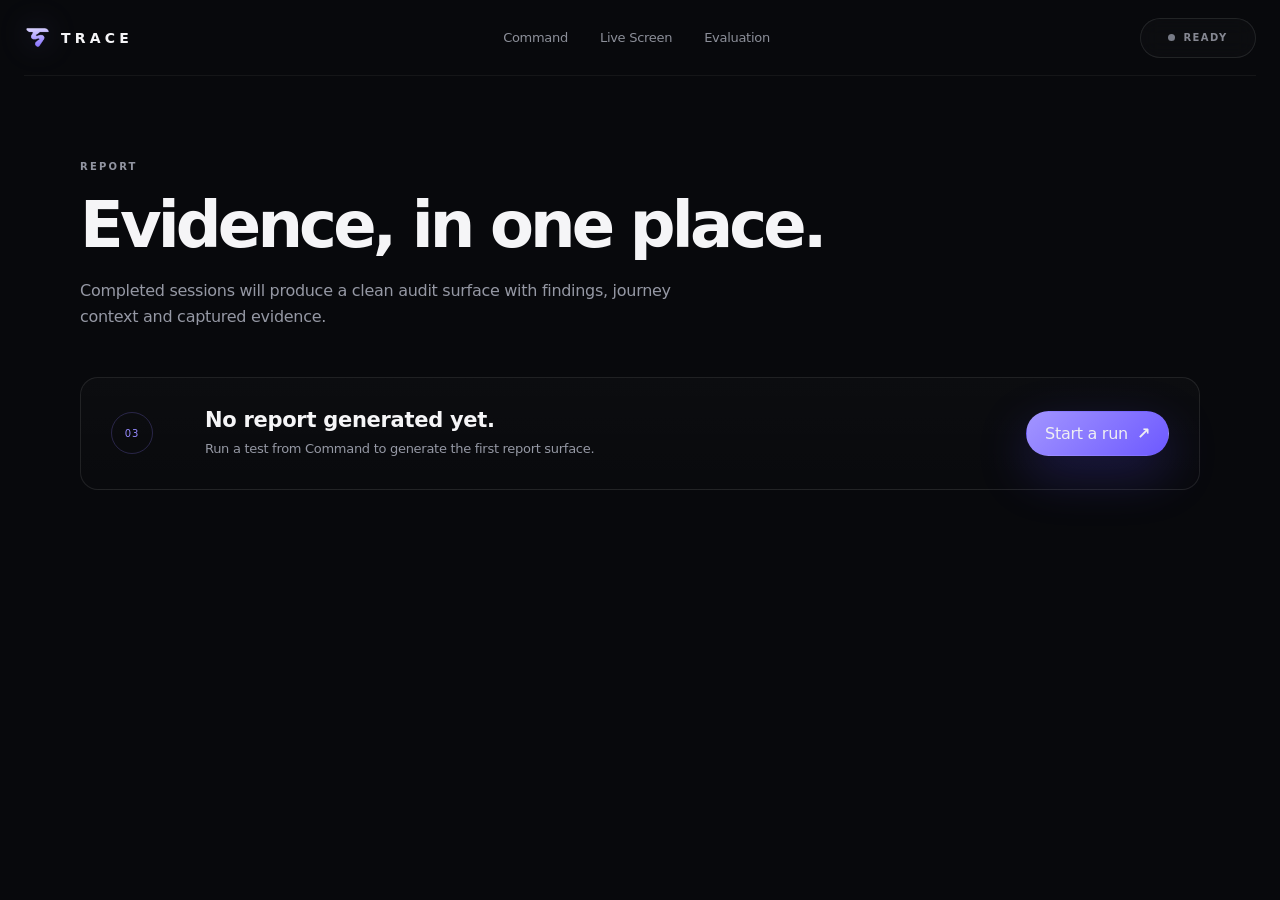
<file: integrate/TRACE_FRONTEND/report.html>
<!doctype html><div class="trace-pointer" id="tracePointer" aria-hidden="true"><span></span></div><div class="page-noise" aria-hidden="true"></div><html lang="en"><head><meta charset="utf-8"><meta name="viewport" content="width=device-width, initial-scale=1"><title>TRACE — Report</title><link rel="stylesheet" href="styles.css"></head><body data-page="report"><header class="site-header"><a class="logo" href="index.html"><span class="logo-mark"><img src="assets/trace-mark.png" alt=""></span><span>TRACE</span></a><nav class="desktop-nav"><a href="command.html">Command</a><a href="live.html">Live Screen</a><a href="evaluation.html">Evaluation</a></nav><div class="header-status" data-state="idle"><i></i><span>READY</span></div></header><main class="simple-main"><div class="eyebrow">REPORT</div><h1>Evidence, in one place.</h1><p>Completed sessions will produce a clean audit surface with findings, journey context and captured evidence.</p><div class="empty-surface"><span class="surface-mark">03</span><div><h2>No report generated yet.</h2><p>Run a test from Command to generate the first report surface.</p></div><a class="btn primary" href="command.html">Start a run <b>↗</b></a></div></main><script src="app.js"></script></body></html>
</file>
<file: integrate/TRACE_FRONTEND/styles.css>
:root{
  --bg:#08090c;
  --bg-2:#0d0e12;
  --panel:#101116;
  --panel-2:#14151b;
  --line:rgba(255,255,255,.09);
  --line-soft:rgba(255,255,255,.05);
  --text:#f5f5f7;
  --soft:#dbdce2;
  --muted:#9598a4;
  --muted-2:#696c77;
  --violet:#9a8cff;
  --violet-2:#6f5bff;
  --violet-3:#c0b7ff;
  --green:#63d8a1;
  --red:#f07d8a;
  --shadow:0 34px 110px rgba(0,0,0,.52);
  --radius:20px;
}
*{box-sizing:border-box}
html{scroll-behavior:smooth}
body{margin:0;background:var(--bg);color:var(--text);font-family:Inter,ui-sans-serif,system-ui,-apple-system,BlinkMacSystemFont,"Segoe UI",sans-serif;letter-spacing:-.018em;cursor:none}
body,input,textarea,button,a{cursor:none}
button,input,textarea{font:inherit}
a{color:inherit;text-decoration:none}
::selection{background:rgba(142,119,255,.52);color:#fff}
.page-noise{position:fixed;inset:0;pointer-events:none;z-index:100;background-image:radial-gradient(rgba(255,255,255,.06) .7px,transparent .7px);background-size:5px 5px;opacity:.018;mix-blend-mode:screen}
.trace-pointer{position:fixed;left:0;top:0;width:26px;height:26px;z-index:200;pointer-events:none;transform:translate3d(-50%,-50%,0) rotate(-8deg);opacity:0;transition:opacity .2s ease,transform .14s ease}.trace-pointer:before{content:"";position:absolute;inset:-9px;border:1px solid rgba(154,140,255,.22);border-radius:50%;box-shadow:0 0 24px rgba(115,92,255,.15)}.trace-pointer span{position:absolute;inset:4px;background:url("assets/trace-mark.png") center/contain no-repeat;filter:drop-shadow(0 0 10px rgba(154,140,255,.42))}.trace-pointer.is-down{transform:translate3d(-50%,-50%,0) rotate(-8deg) scale(.82)}.trace-pointer.is-link:before{inset:-13px;border-color:rgba(154,140,255,.42);box-shadow:0 0 30px rgba(115,92,255,.2)}
.section-wide{width:min(1180px,calc(100% - 48px));margin:0 auto}
.site-header{height:76px;width:min(1320px,calc(100% - 48px));margin:0 auto;display:flex;align-items:center;justify-content:space-between;border-bottom:1px solid var(--line-soft);position:relative;z-index:60}
.logo{display:flex;align-items:center;gap:10px;font-size:14px;font-weight:800;letter-spacing:.3em}.logo-mark{width:27px;height:27px;display:flex;align-items:center;justify-content:center}.logo-mark img{width:100%;height:100%;object-fit:contain;display:block;filter:drop-shadow(0 0 15px rgba(154,140,255,.26))}
.desktop-nav{display:flex;align-items:center;gap:32px;font-size:13px;color:#8c8f99}.desktop-nav a{transition:color .22s ease}.desktop-nav a:hover{color:#fff}
.header-status{height:40px;min-width:116px;padding:0 14px;border:1px solid var(--line);border-radius:999px;display:flex;align-items:center;justify-content:center;gap:8px;background:rgba(255,255,255,.018);color:#858792;font-size:10px;letter-spacing:.14em;font-weight:700;backdrop-filter:blur(10px)}.header-status i{width:7px;height:7px;border-radius:50%;background:#777b87;box-shadow:0 0 0 rgba(0,0,0,0)}.header-status[data-state="running"]{color:#b8b2ff;border-color:rgba(154,140,255,.3);background:rgba(123,102,255,.05)}.header-status[data-state="running"] i{background:var(--violet);box-shadow:0 0 14px rgba(154,140,255,.8)}.header-status[data-state="success"]{color:#9ae6bf;border-color:rgba(99,216,161,.25)}.header-status[data-state="success"] i{background:var(--green);box-shadow:0 0 14px rgba(99,216,161,.65)}.header-status[data-state="failed"]{color:#f2a0aa;border-color:rgba(240,125,138,.27)}.header-status[data-state="failed"] i{background:var(--red);box-shadow:0 0 14px rgba(240,125,138,.6)}
.btn{display:inline-flex;align-items:center;justify-content:center;gap:9px;height:45px;padding:0 18px;border-radius:999px;border:1px solid var(--line);background:rgba(255,255,255,.02);color:#efeff3;transition:transform .25s ease,box-shadow .25s ease,border-color .25s ease,background .25s ease}.btn.primary{background:linear-gradient(135deg,#a295ff,#6d59ff);border-color:transparent;box-shadow:0 18px 50px rgba(93,75,255,.25)}.btn.primary:hover{transform:translateY(-2px);box-shadow:0 24px 58px rgba(93,75,255,.32)}.btn.ghost:hover{background:rgba(154,140,255,.06);border-color:rgba(154,140,255,.22)}
.eyebrow{font-size:10px;letter-spacing:.22em;font-weight:760;color:#9295a1}
.hero-v4{position:relative;min-height:calc(100vh - 76px);overflow:hidden;padding:72px 0 100px}.hero-grid-bg{position:absolute;inset:0;opacity:.34;background:linear-gradient(rgba(255,255,255,.022) 1px,transparent 1px),linear-gradient(90deg,rgba(255,255,255,.022) 1px,transparent 1px);background-size:90px 90px;mask-image:linear-gradient(180deg,rgba(0,0,0,.7),transparent 86%)}.hero-glow{position:absolute;border-radius:50%;filter:blur(24px);pointer-events:none}.glow-left{width:620px;height:420px;left:-200px;top:180px;background:radial-gradient(circle,rgba(103,84,255,.18),transparent 68%)}.glow-right{width:780px;height:620px;right:-280px;top:90px;background:radial-gradient(circle,rgba(138,113,255,.22),transparent 68%)}
.hero-shell{width:min(1320px,calc(100% - 80px));margin:0 auto;display:grid;grid-template-columns:minmax(420px,.84fr) minmax(620px,1.16fr);gap:60px;align-items:center;position:relative;z-index:2}.hero-copy{padding-top:12px}.glass-tag{display:inline-flex;align-items:center;height:34px;padding:0 13px;border:1px solid rgba(255,255,255,.12);border-radius:999px;background:linear-gradient(180deg,rgba(255,255,255,.07),rgba(255,255,255,.018));box-shadow:inset 0 1px rgba(255,255,255,.08),0 18px 42px rgba(0,0,0,.16);backdrop-filter:blur(18px);color:#b6b2c1;font-size:10px;letter-spacing:.12em;margin-bottom:28px}.hero-copy h1{font-size:clamp(56px,5.4vw,84px);line-height:.94;letter-spacing:-.065em;margin:15px 0 24px;max-width:730px}.hero-copy h1 span{background:linear-gradient(90deg,#e8e7ee 0%,#a99bff 54%,#8e77ff 100%);-webkit-background-clip:text;background-clip:text;color:transparent}.hero-lead{max-width:620px;color:#9a9ca7;font-size:16px;line-height:1.65;margin:0 0 32px}
.hero-prompt-wrap{max-width:650px}.hero-demo-command{padding:19px 19px 15px;margin:0}.prompt-caption{display:flex;justify-content:space-between;padding:12px 3px 0;color:#626572;font-size:10px}.hero-console-slot{min-width:0;position:relative;display:flex;justify-content:center;align-items:center;padding-top:24px}.console{width:100%;border:1px solid rgba(255,255,255,.12);border-radius:20px;overflow:hidden;background:linear-gradient(180deg,#111218,#0d0e13);box-shadow:0 38px 100px rgba(0,0,0,.48),0 0 0 1px rgba(128,108,255,.04);opacity:0;transform:translateY(22px) scale(.985);transition:opacity .56s cubic-bezier(.22,1,.36,1),transform .56s cubic-bezier(.22,1,.36,1),box-shadow .56s ease}.console.visible{opacity:1;transform:none;box-shadow:0 38px 100px rgba(0,0,0,.48),0 0 60px rgba(112,91,255,.09)}.console-floor{position:absolute;width:92%;height:36px;left:4%;bottom:-10px;border-radius:50%;background:radial-gradient(ellipse,rgba(104,83,255,.28),transparent 70%);filter:blur(18px);opacity:0;transition:opacity .7s ease}.console.visible+.console-floor{opacity:1}
.console-head{height:54px;padding:0 15px;display:grid;grid-template-columns:1fr auto 1fr;align-items:center;border-bottom:1px solid var(--line-soft);background:rgba(255,255,255,.012)}.console-brand{display:flex;align-items:center;gap:8px;font-size:12px;color:#a8a9b2}.console-brand strong{color:#f0f0f4;letter-spacing:.16em}.console-brand .slash{color:#5f626d}.mini-t{width:17px;height:17px;display:inline-flex}.mini-t img{width:100%;height:100%;object-fit:contain}.console-status{justify-self:center;display:flex;align-items:center;gap:7px;color:#8b8e98;font-size:10px}.console-status i{width:6px;height:6px;border-radius:50%;background:var(--green);box-shadow:0 0 10px rgba(99,216,161,.45)}.console-controls{justify-self:end;display:flex;gap:11px;color:#676a74;font-size:13px}.console-body{display:grid;grid-template-columns:185px minmax(0,1fr) 180px;min-height:470px}.journey-panel{padding:18px 14px;border-right:1px solid var(--line-soft);background:rgba(255,255,255,.006)}.panel-kicker{font-size:9px;color:#5f626c;letter-spacing:.15em;margin-bottom:15px}.j-step{display:grid;grid-template-columns:26px 1fr;gap:9px;align-items:start;min-height:61px;position:relative}.j-step:not(:last-child):after{content:"";position:absolute;left:13px;top:29px;width:1px;height:39px;background:rgba(255,255,255,.06)}.j-step>span{width:24px;height:24px;border:1px solid rgba(255,255,255,.09);border-radius:50%;display:grid;place-items:center;color:#676a74;font-size:8px}.j-step.reached>span,.j-step.current>span{border-color:rgba(148,130,255,.38);color:#b4abff;background:rgba(123,100,255,.06);box-shadow:0 0 0 4px rgba(123,100,255,.03)}.j-step.current>span:after{content:"";position:absolute;left:10px;top:8px;width:5px;height:5px;background:#9b8fff;border-radius:50%;box-shadow:0 0 14px rgba(155,143,255,.9)}.j-step b{display:block;font-size:11px;color:#c2c4cb;font-weight:620;margin-top:2px}.j-step small{display:block;color:#676a75;font-size:9px;margin-top:4px;line-height:1.4}
.browser-wrap{padding:13px;background:#0a0b0f}.browser{height:100%;min-height:440px;border:1px solid rgba(255,255,255,.1);border-radius:13px;overflow:hidden;background:#0e0f14}.browser-bar{height:34px;display:grid;grid-template-columns:auto 1fr auto;align-items:center;gap:11px;padding:0 9px;border-bottom:1px solid var(--line-soft);background:#0b0c10}.dots{display:flex;gap:5px}.dots i{width:6px;height:6px;border-radius:50%;background:#454752}.address{height:23px;border-radius:7px;background:#15171d;border:1px solid rgba(255,255,255,.06);display:flex;align-items:center;padding:0 9px;color:#747782;font-size:9px}.browser-actions{font-size:10px;color:#676a73}.browser-page{position:relative;min-height:405px;background:linear-gradient(180deg,#f1f2f4 0%,#eff0f2 100%);color:#15161a;overflow:hidden}.mock-nav{height:48px;display:flex;align-items:center;gap:16px;padding:0 16px;border-bottom:1px solid rgba(0,0,0,.08);font-size:10px}.mock-nav b{font-size:13px;letter-spacing:-.03em}.mock-nav span{color:#62656e}.mock-nav .grow{flex:1}.mock-nav button{border:0;background:#111217;color:white;height:26px;padding:0 10px;border-radius:7px;font-size:9px}.mock-main{display:flex;justify-content:space-between;padding:38px 34px 28px;gap:28px}.mock-copy{max-width:55%}.mock-copy small{font-size:8px;letter-spacing:.16em;color:#7a7e88;font-weight:700}.mock-copy h3{font-size:39px;line-height:.96;letter-spacing:-.06em;margin:14px 0 13px}.mock-copy p{font-size:10px;line-height:1.55;color:#6c7079;max-width:320px}.mock-buttons{display:flex;gap:7px;margin-top:19px}.mock-buttons button{height:29px;padding:0 11px;border-radius:8px;border:1px solid #cfd1d6;background:#fff;font-size:9px;color:#2d3037}.mock-buttons button:first-child{background:#15161a;border-color:#15161a;color:#fff}.mock-art{position:relative;width:39%;height:190px;border-radius:20px;background:linear-gradient(135deg,#d8dbe2,#eef0f4);overflow:hidden}.shape{position:absolute;border-radius:50%;filter:blur(.1px)}.shape.one{width:120px;height:120px;right:18px;top:17px;background:radial-gradient(circle at 35% 35%,#fff,#d1d4dc)}.shape.two{width:100px;height:100px;left:12px;bottom:-12px;background:radial-gradient(circle at 40% 40%,#c6cad2,#eceef2)}.shape.three{width:65px;height:65px;right:80px;bottom:10px;background:#b6bbc5;opacity:.52}.mock-cards{display:grid;grid-template-columns:repeat(3,1fr);gap:9px;padding:0 26px}.mock-cards span{height:100px;border-radius:10px;background:linear-gradient(180deg,#ffffff,#e1e3e8);border:1px solid rgba(0,0,0,.06)}.cursor{position:absolute;left:28%;top:34%;transition:left .42s cubic-bezier(.22,1,.36,1),top .42s cubic-bezier(.22,1,.36,1);pointer-events:none}.cursor i{display:block;width:14px;height:14px;border-radius:50%;background:#8d79ff;box-shadow:0 0 0 7px rgba(141,121,255,.14),0 0 28px rgba(114,87,255,.5)}.cursor b{position:absolute;left:18px;top:11px;white-space:nowrap;font-size:8px;background:#14151b;color:#eeedfa;border:1px solid rgba(255,255,255,.1);padding:6px 8px;border-radius:7px;box-shadow:0 12px 26px rgba(0,0,0,.18)}
.activity-panel{padding:17px 12px;border-left:1px solid var(--line-soft);background:rgba(255,255,255,.004)}.panel-title{display:flex;justify-content:space-between;align-items:center;color:#b2b4bc;font-size:11px;padding:0 2px 12px}.panel-title span{color:#5e616b;letter-spacing:.18em}.activity-list{display:flex;flex-direction:column;gap:7px}.activity-item{display:grid;grid-template-columns:22px 1fr;gap:8px;padding:10px 8px;border:1px solid transparent;border-radius:10px;transition:all .25s ease}.activity-item i{width:20px;height:20px;display:grid;place-items:center;border:1px solid rgba(255,255,255,.09);border-radius:50%;color:#60636d;font-size:9px}.activity-item b{display:block;color:#898c97;font-size:10px;font-weight:650}.activity-item small{display:block;color:#595c67;font-size:8px;line-height:1.4;margin-top:4px}.activity-item.current{background:rgba(129,105,255,.055);border-color:rgba(137,118,255,.16)}.activity-item.current i{color:#b2a8ff;border-color:rgba(137,118,255,.3);box-shadow:0 0 0 4px rgba(137,118,255,.035)}.activity-item.current b{color:#e2e1e8}.activity-item.done i{color:#85dfb3;border-color:rgba(99,216,161,.24)}.activity-item.done b{color:#c1c3ca}
.demo-command{width:100%;border:1px solid rgba(255,255,255,.12);border-radius:17px;background:linear-gradient(180deg,rgba(18,19,25,.94),rgba(11,12,16,.96));box-shadow:0 28px 70px rgba(0,0,0,.32);transition:transform .48s cubic-bezier(.22,1,.36,1),box-shadow .48s ease,border-color .48s ease}.demo-command.compact{transform:translateY(-2px);border-color:rgba(137,118,255,.34);box-shadow:0 30px 80px rgba(78,60,210,.14),0 20px 60px rgba(0,0,0,.38)}.command-kicker{font-size:10px;color:#8c8f9b;display:flex;gap:8px;align-items:center}.command-kicker span{color:#a99eff}.typed-line{min-height:49px;display:flex;align-items:center;font-size:17px;color:#ececf2;padding:7px 0 5px}.caret{display:inline-block;width:1px;height:21px;background:#a99eff;margin-left:2px;animation:blink 1s step-end infinite}.command-foot{display:flex;align-items:center;gap:9px;padding-top:11px;border-top:1px solid var(--line-soft)}.target-pill{display:inline-flex;align-items:center;height:34px;padding:0 10px;border:1px solid var(--line-soft);background:#0b0c10;border-radius:9px;color:#777a86;font-size:10px;flex:1;min-width:0}.demo-state{display:flex;align-items:center;gap:6px;color:#737681;font-size:9px;white-space:nowrap}.demo-state i{width:6px;height:6px;border-radius:50%;background:#6a6e78}.demo-state.ready{color:#9be8bf}.demo-state.ready i{background:var(--green);box-shadow:0 0 9px rgba(99,216,161,.45)}.replay-btn{border:1px solid var(--line-soft);background:rgba(255,255,255,.015);color:#777a84;border-radius:999px;height:30px;padding:0 10px;font-size:9px;transition:background .2s ease,border-color .2s ease}.replay-btn:hover{background:rgba(137,118,255,.07);border-color:rgba(137,118,255,.2)}
.cap-strip{display:grid;grid-template-columns:repeat(4,1fr);border-top:1px solid var(--line-soft);border-bottom:1px solid var(--line-soft)}.cap{padding:27px 22px 29px;border-right:1px solid var(--line-soft)}.cap:last-child{border-right:0}.cap-number{font-size:9px;color:#8175de;letter-spacing:.14em}.cap h3{font-size:18px;margin:40px 0 8px;letter-spacing:-.03em}.cap p{margin:0;color:#747783;font-size:12px;line-height:1.55}
.evidence-section{padding:130px 0}.evidence-shell{display:grid;grid-template-columns:1fr .92fr;gap:65px;align-items:center;padding:54px;border:1px solid var(--line);border-radius:20px;background:radial-gradient(500px 320px at 78% 64%,rgba(105,88,255,.13),transparent 68%),linear-gradient(180deg,rgba(255,255,255,.025),rgba(255,255,255,.006));overflow:hidden}.evidence-copy h2{font-size:54px;line-height:1.0;letter-spacing:-.058em;margin:17px 0 19px}.evidence-copy h2 span{color:#aa9fff}.evidence-copy p{max-width:530px;color:#90939e;font-size:15px;line-height:1.7}.text-link{display:inline-flex;gap:8px;color:#c7c1ff;font-size:11px;margin-top:22px}.evidence-stage{min-height:300px;position:relative;perspective:1200px}.evidence-back{position:absolute;right:0;top:5px;width:66%;height:225px;border:1px solid rgba(255,255,255,.08);border-radius:17px;background:linear-gradient(180deg,rgba(255,255,255,.02),rgba(255,255,255,.005));transform:rotate(4deg) translateY(calc(var(--scroll-shift,0px) * -.45));transition:transform .12s linear}.evidence-card-front{position:absolute;right:8%;bottom:0;width:78%;padding:20px;border:1px solid rgba(255,255,255,.12);border-radius:16px;background:#202125;box-shadow:0 35px 85px rgba(0,0,0,.42);transform:translateY(calc(var(--scroll-shift,0px) * .08)) rotateX(1deg);transition:transform .12s linear}.finding-top{display:flex;justify-content:space-between;align-items:center;color:#777a84;font-size:9px}.finding-top b{padding:5px 7px;border-radius:999px;color:#b8b0ff;background:rgba(137,118,255,.11);font-size:8px}.evidence-card-front h3{margin:34px 0 18px;font-size:24px;letter-spacing:-.04em;line-height:1.05}.evidence-bars{display:flex;flex-direction:column;gap:7px}.evidence-bars i{display:block;height:6px;background:#3a3c42;border-radius:99px}.evidence-bars i:nth-child(1){width:86%}.evidence-bars i:nth-child(2){width:64%}.evidence-bars i:nth-child(3){width:72%}.evidence-bars i:nth-child(4){width:47%}.evidence-card-front small{display:block;color:#6e717a;font-size:9px;margin-top:17px}.evidence-chip{display:inline-flex;margin-top:18px;padding:6px 8px;border-radius:7px;border:1px solid rgba(255,255,255,.08);color:#727581;font-size:8px}
.trace-motion-section{padding:0 0 130px}.motion-header{display:grid;grid-template-columns:1fr .72fr;gap:70px;align-items:end;padding-bottom:34px}.motion-header h2{font-size:55px;line-height:1;letter-spacing:-.06em;margin:14px 0 0}.motion-header p{color:#90939e;line-height:1.7;font-size:15px;margin:0}.journey-visual{height:330px;position:relative;border:1px solid rgba(255,255,255,.08);border-radius:20px;overflow:hidden;background:linear-gradient(180deg,#101116,#0b0c10);box-shadow:var(--shadow)}.journey-grid{position:absolute;inset:0;background:linear-gradient(rgba(255,255,255,.025) 1px,transparent 1px),linear-gradient(90deg,rgba(255,255,255,.025) 1px,transparent 1px);background-size:80px 80px;mask-image:linear-gradient(180deg,rgba(0,0,0,.7),transparent)}.journey-line{position:absolute;left:0;top:45px;width:100%;height:220px}.journey-path-base,.journey-path-active{fill:none;stroke-linecap:round;stroke-linejoin:round}.journey-path-base{stroke:rgba(255,255,255,.08);stroke-width:1.5}.journey-path-active{stroke:#9989ff;stroke-width:2.4;stroke-dasharray:6 900;filter:drop-shadow(0 0 9px rgba(122,98,255,.72));animation:traceDash 5.6s ease-in-out infinite}.journey-node{position:absolute;display:flex;align-items:center;gap:8px;color:#9295a0;font-size:9px;transition:transform .35s ease,color .35s ease}.journey-node span{width:27px;height:27px;border-radius:50%;border:1px solid rgba(255,255,255,.1);display:grid;place-items:center;background:#101116;color:#777a84;font-size:8px}.journey-node b{font-weight:600}.node-1{left:6%;top:46%}.node-2{left:26%;top:18%}.node-3{left:51%;top:49%}.node-4{left:76%;top:22%}.node-5{left:90%;top:35%}.journey-cursor{position:absolute;width:12px;height:12px;border-radius:50%;background:#9b8dff;box-shadow:0 0 0 7px rgba(155,141,255,.1),0 0 24px rgba(129,101,255,.66);left:7%;top:53%;animation:journeyCursor 5.6s ease-in-out infinite}.journey-caption{position:absolute;left:22px;right:22px;bottom:18px;display:flex;justify-content:space-between;align-items:center;color:#656875;font-size:9px;letter-spacing:.12em}.journey-caption b{color:#a2a5ae;font-weight:600;letter-spacing:0}
.cta-section{padding:0 0 82px}.cta-card{display:flex;align-items:center;justify-content:space-between;gap:40px;padding:50px 54px;border:1px solid rgba(137,118,255,.2);border-radius:18px;background:linear-gradient(100deg,rgba(137,118,255,.06),rgba(255,255,255,.015) 48%,rgba(137,118,255,.03));box-shadow:0 30px 90px rgba(0,0,0,.32)}.cta-card h2{font-size:49px;line-height:1.02;letter-spacing:-.05em;margin:14px 0 0}.cta-card h2 span{color:#a69aff}
.footer{display:grid;grid-template-columns:1.2fr auto 1fr;gap:40px;align-items:end;padding:30px 0 38px;border-top:1px solid var(--line-soft);color:#70737e;font-size:11px}.footer-brand .logo{color:#ececf1}.footer-brand p{max-width:250px;line-height:1.55;margin:12px 0 0}.footer nav{display:flex;gap:24px}.footer nav a:hover{color:#ececf2}.footer-tag{text-align:right;align-self:end}
.reveal{opacity:0;transform:translateY(16px);animation:reveal .8s cubic-bezier(.22,1,.36,1) forwards}.reveal-scroll{opacity:0;transform:translateY(26px);transition:opacity .8s ease,transform .8s cubic-bezier(.22,1,.36,1)}.reveal-scroll.in-view{opacity:1;transform:none}@keyframes reveal{to{opacity:1;transform:none}}@keyframes blink{50%{opacity:0}}@keyframes traceDash{0%,15%{stroke-dashoffset:900;stroke-dasharray:6 900}72%,100%{stroke-dashoffset:-810;stroke-dasharray:780 120}}@keyframes journeyCursor{0%{left:7%;top:53%}18%{left:25%;top:25%}42%{left:50%;top:55%}62%{left:76%;top:29%}82%{left:90%;top:41%}100%{left:93%;top:37%}}
@media (max-width:1150px){.hero-shell{grid-template-columns:1fr;gap:50px}.hero-copy{max-width:760px}.hero-console-slot{max-width:960px}.cap-strip{grid-template-columns:repeat(2,1fr)}.cap:nth-child(2){border-right:0}.cap:nth-child(1),.cap:nth-child(2){border-bottom:1px solid var(--line-soft)}}
@media (max-width:800px){body,input,textarea,button,a{cursor:auto}.trace-pointer{display:none}.site-header{width:calc(100% - 28px);height:68px}.desktop-nav{gap:16px;font-size:11px}.header-status{min-width:82px;height:36px;font-size:8px}.hero-v4{padding:52px 0 80px}.hero-shell{width:min(100% - 28px,1180px);gap:46px}.hero-copy h1{font-size:52px}.hero-lead{font-size:14px}.console-body{grid-template-columns:1fr}.journey-panel,.activity-panel{display:none}.browser-wrap{padding:10px}.evidence-shell{grid-template-columns:1fr;padding:33px 26px}.evidence-stage{min-height:300px}.motion-header{grid-template-columns:1fr;gap:18px}.motion-header h2{font-size:44px}.cap-strip{grid-template-columns:1fr}.cap{border-right:0!important;border-bottom:1px solid var(--line-soft)}.cap:last-child{border-bottom:0}.cta-card{flex-direction:column;align-items:flex-start;padding:34px 26px}.footer{grid-template-columns:1fr;gap:18px}.footer-tag{text-align:left}.footer nav{flex-wrap:wrap;gap:16px}}
@media (max-width:560px){.desktop-nav{display:none}.header-status{min-width:78px}.hero-copy h1{font-size:44px}.glass-tag{font-size:8px;max-width:100%;white-space:nowrap;overflow:hidden}.command-foot{display:grid;grid-template-columns:1fr auto}.target-pill{grid-column:1/-1}.typed-line{font-size:15px}.prompt-caption{font-size:8px}.mock-nav span{display:none}.mock-main{padding:25px 20px}.mock-copy h3{font-size:31px}.mock-art{width:35%;height:150px}.mock-cards{padding:0 20px}.cta-card h2{font-size:40px}.footer{padding-bottom:30px}}
@media (prefers-reduced-motion:reduce){html{scroll-behavior:auto}.reveal{animation:none;opacity:1;transform:none}.reveal-scroll{opacity:1;transform:none}.console,.demo-command,.cursor,.journey-cursor,.journey-path-active{transition:none;animation:none}.caret{animation:none}}

/* Existing app surfaces kept functional alongside the new homepage. */
.live-main{width:min(1360px,calc(100% - 48px));margin:0 auto;padding:54px 0 80px}.live-head{display:flex;align-items:end;justify-content:space-between;gap:30px;margin-bottom:24px}.live-head h1{max-width:760px;margin:10px 0 8px;font-size:40px;line-height:1.07;letter-spacing:-.045em}.live-head p{margin:0;color:var(--muted);font-size:14px}.live-console{opacity:1;transform:none;filter:none;position:relative}.evidence-toast{position:absolute;right:16px;bottom:16px;display:flex;gap:9px;padding:10px 12px;border:1px solid rgba(99,216,161,.18);background:rgba(9,12,12,.9);border-radius:11px;backdrop-filter:blur(14px);box-shadow:0 18px 42px rgba(0,0,0,.35)}.evidence-toast>span{width:22px;height:22px;border-radius:50%;background:rgba(99,216,161,.11);color:var(--green);display:grid;place-items:center;font-size:11px}.evidence-toast b{display:block;font-size:10px}.evidence-toast small{display:block;color:#70737e;font-size:9px;margin-top:2px}
.command-main{min-height:calc(100vh - 76px);display:flex;align-items:center}.command-wrap{width:min(880px,calc(100% - 48px));margin:0 auto;padding:85px 0 105px}.command-wrap h1{font-size:68px;line-height:1;letter-spacing:-.06em;margin:17px 0 18px}.command-wrap>p{max-width:680px;color:var(--muted);font-size:17px;line-height:1.65}.command-box{margin-top:38px;padding:20px;border:1px solid rgba(137,120,255,.2);border-radius:20px;background:linear-gradient(180deg,rgba(17,17,23,.95),rgba(11,11,15,.95));box-shadow:0 28px 90px rgba(0,0,0,.38)}.command-goal{display:grid;grid-template-columns:24px 1fr;gap:10px}.command-goal>span{color:#a49bff;font-size:14px;padding-top:4px}.command-goal textarea{resize:none;outline:none;border:0;background:transparent;color:#f3f3f5;font-size:18px;line-height:1.55;min-height:95px;cursor:text}.command-goal textarea::placeholder{color:#60636e}.command-controls{display:flex;align-items:center;gap:10px;padding-top:13px;border-top:1px solid var(--line-soft)}.url-control{display:flex;align-items:center;gap:7px;flex:1;min-width:0;background:#0a0a0e;border:1px solid var(--line-soft);border-radius:10px;height:40px;padding:0 11px}.url-control span{color:#7a73de}.url-control input{min-width:0;width:100%;border:0;outline:0;background:transparent;color:#aaaeba;font-size:12px;cursor:text}.command-reach{display:flex;align-items:center;gap:7px;color:#757984;font-size:11px;white-space:nowrap}.command-reach i{width:7px;height:7px;border-radius:50%;background:var(--green);box-shadow:0 0 9px rgba(99,216,161,.32)}.advanced{display:none;margin-top:14px;padding:13px;border:1px solid var(--line-soft);border-radius:11px;grid-template-columns:1fr 1fr;gap:12px}.advanced.show{display:grid}.advanced label{display:flex;justify-content:space-between;align-items:center;color:#8c8f9c;font-size:11px}.advanced input{width:74px;border:1px solid var(--line-soft);background:#0c0d11;color:#ddd;outline:0;border-radius:7px;padding:7px 8px;cursor:text}.error{display:none;margin-top:12px;padding:10px 11px;border:1px solid rgba(240,125,138,.17);background:rgba(240,125,138,.045);color:#f0a8a8;border-radius:10px;font-size:11px}.error.show{display:block}.try{display:flex;flex-wrap:wrap;align-items:center;gap:8px;margin-top:17px}.try>span{color:#646772;font-size:10px;letter-spacing:.12em;margin-right:3px}.try button{border:1px solid var(--line-soft);border-radius:999px;background:rgba(255,255,255,.018);color:#878a97;padding:8px 11px;font-size:10px;transition:background .2s ease,border-color .2s ease,color .2s ease}.try button:hover{background:rgba(137,120,255,.06);border-color:rgba(137,120,255,.22);color:#d0ccff}.command-footnote{display:flex;justify-content:space-between;gap:20px;margin-top:18px;color:#5f626c;font-size:10px}
.simple-main{width:min(1120px,calc(100% - 48px));margin:0 auto;padding:85px 0 110px}.simple-main h1{font-size:64px;letter-spacing:-.06em;margin:16px 0 12px}.simple-main>p{max-width:650px;color:var(--muted);font-size:16px;line-height:1.65}.empty-surface{margin-top:46px;display:grid;grid-template-columns:70px 1fr auto;gap:24px;align-items:center;padding:30px;border:1px solid var(--line);border-radius:18px;background:linear-gradient(180deg,rgba(255,255,255,.018),rgba(255,255,255,.008))}.surface-mark{width:42px;height:42px;border-radius:50%;display:grid;place-items:center;border:1px solid rgba(137,120,255,.24);color:#958aff;font-size:10px;letter-spacing:.1em}.empty-surface h2{margin:0 0 7px;font-size:21px}.empty-surface p{margin:0;color:var(--muted);font-size:13px;line-height:1.55}
@media (max-width:980px){.console-body{grid-template-columns:175px minmax(0,1fr)}.activity-panel{display:none}.command-controls{flex-wrap:wrap}.command-reach{order:3}.live-head{align-items:flex-start}.footer{grid-template-columns:1fr 1fr}}
@media (max-width:700px){.section-wide{width:calc(100% - 28px)}.site-header{width:calc(100% - 28px);height:68px}.desktop-nav{display:none}.header-status{min-width:78px}.console-body{grid-template-columns:1fr}.journey-panel{display:none}.console-head{grid-template-columns:1fr auto}.console-status{justify-self:end}.console-controls{display:none}.browser{min-height:430px}.mock-nav span{display:none}.mock-main{padding:18px}.mock-copy h3{font-size:30px}.mock-art{width:34%;height:60%}.mock-cards{padding:0 18px;gap:7px}.mock-cards span{height:75px}.live-main{width:calc(100% - 28px);padding:40px 0 60px}.live-head{align-items:flex-start;flex-direction:column}.live-head h1{font-size:32px}.command-wrap{padding:62px 0 78px}.command-wrap h1,.simple-main h1{font-size:48px}.command-box{padding:16px}.command-controls{display:grid;grid-template-columns:1fr 1fr}.url-control{grid-column:1 / -1}.command-reach{grid-column:1 / 2;order:initial}.advanced-btn{margin-left:auto}.command-controls .primary{grid-column:1 / -1;width:100%}.command-footnote{flex-direction:column;gap:6px}.try{align-items:flex-start}.simple-main{padding:62px 0 84px}.empty-surface{grid-template-columns:1fr}.empty-surface .btn{justify-self:start}}
@media (max-width:560px){.header-status{min-width:74px;font-size:8px}.command-controls{grid-template-columns:1fr}.command-reach,.advanced-btn{grid-column:1}.command-controls .primary{grid-column:1}.evidence-toast{display:none}}
.desktop-nav a.active{color:#f0f0f4}
.trace-pointer + .page-noise{z-index:100}
</file>
